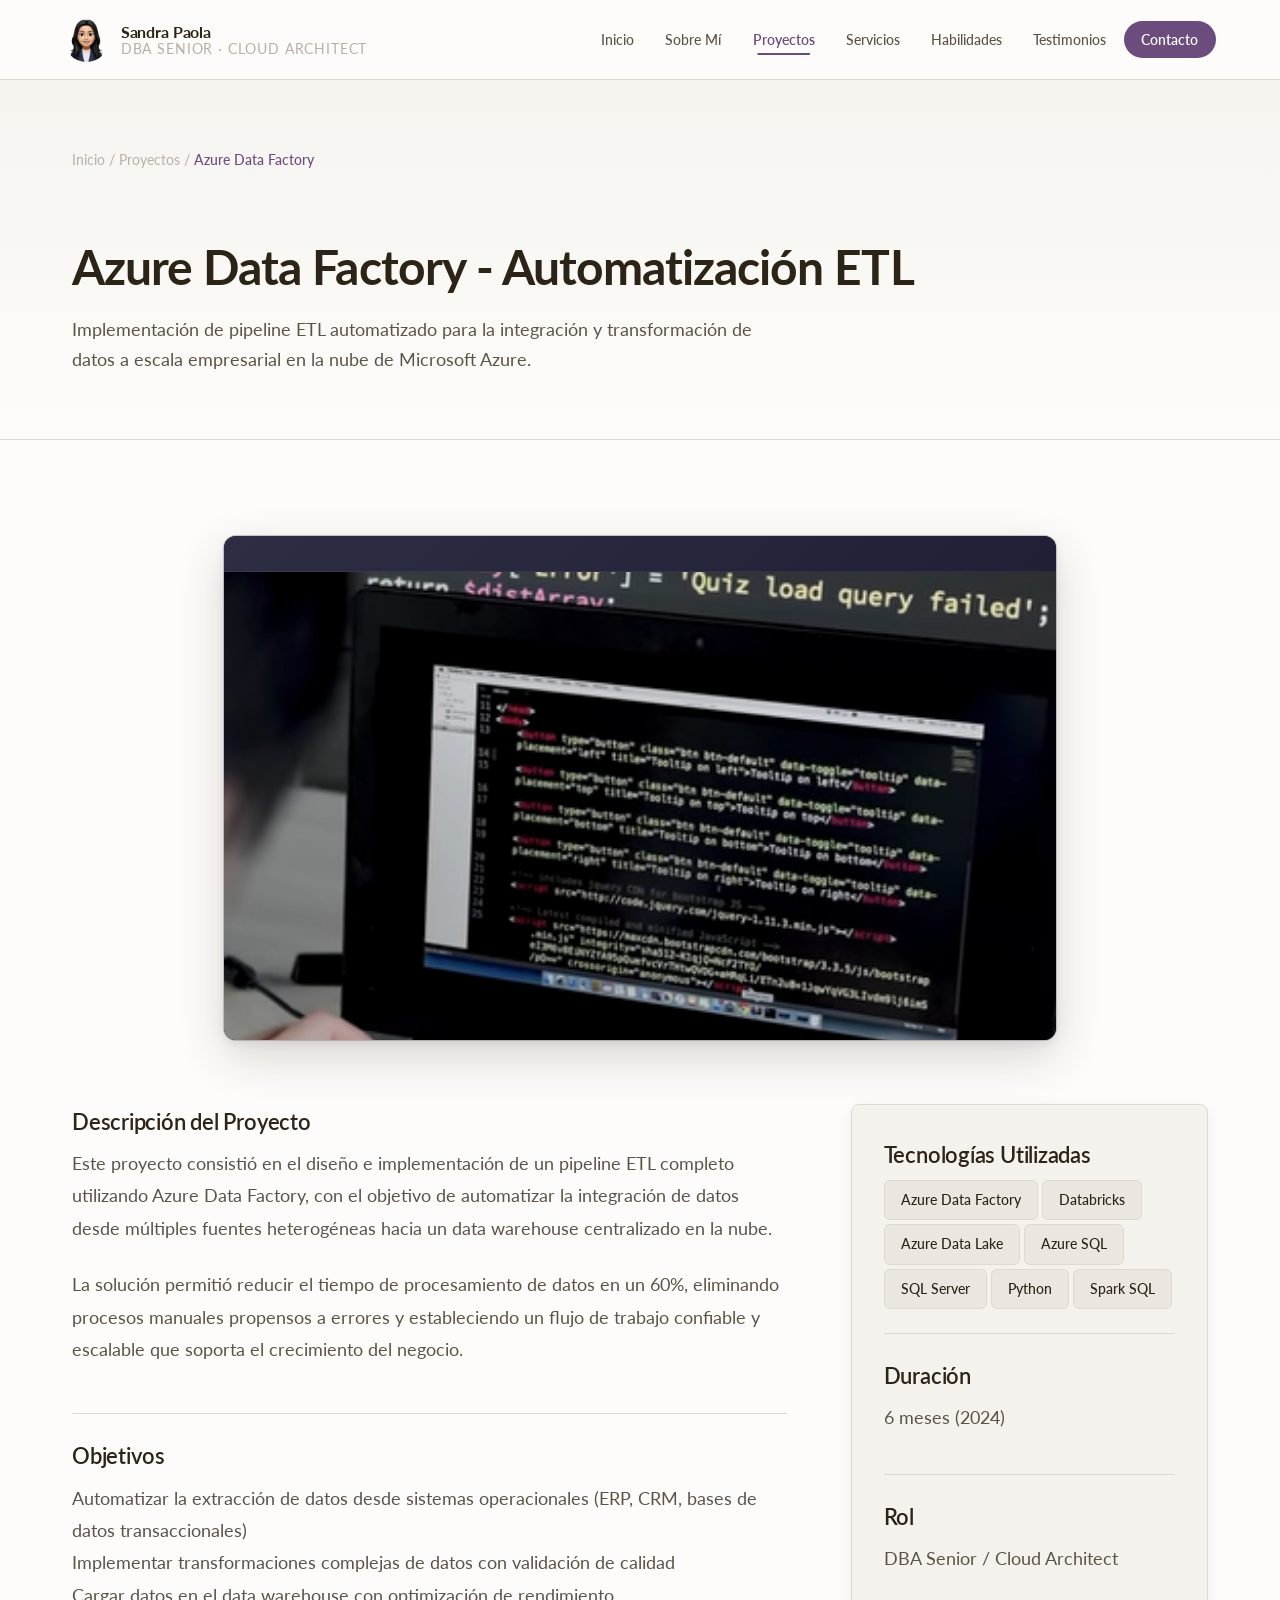
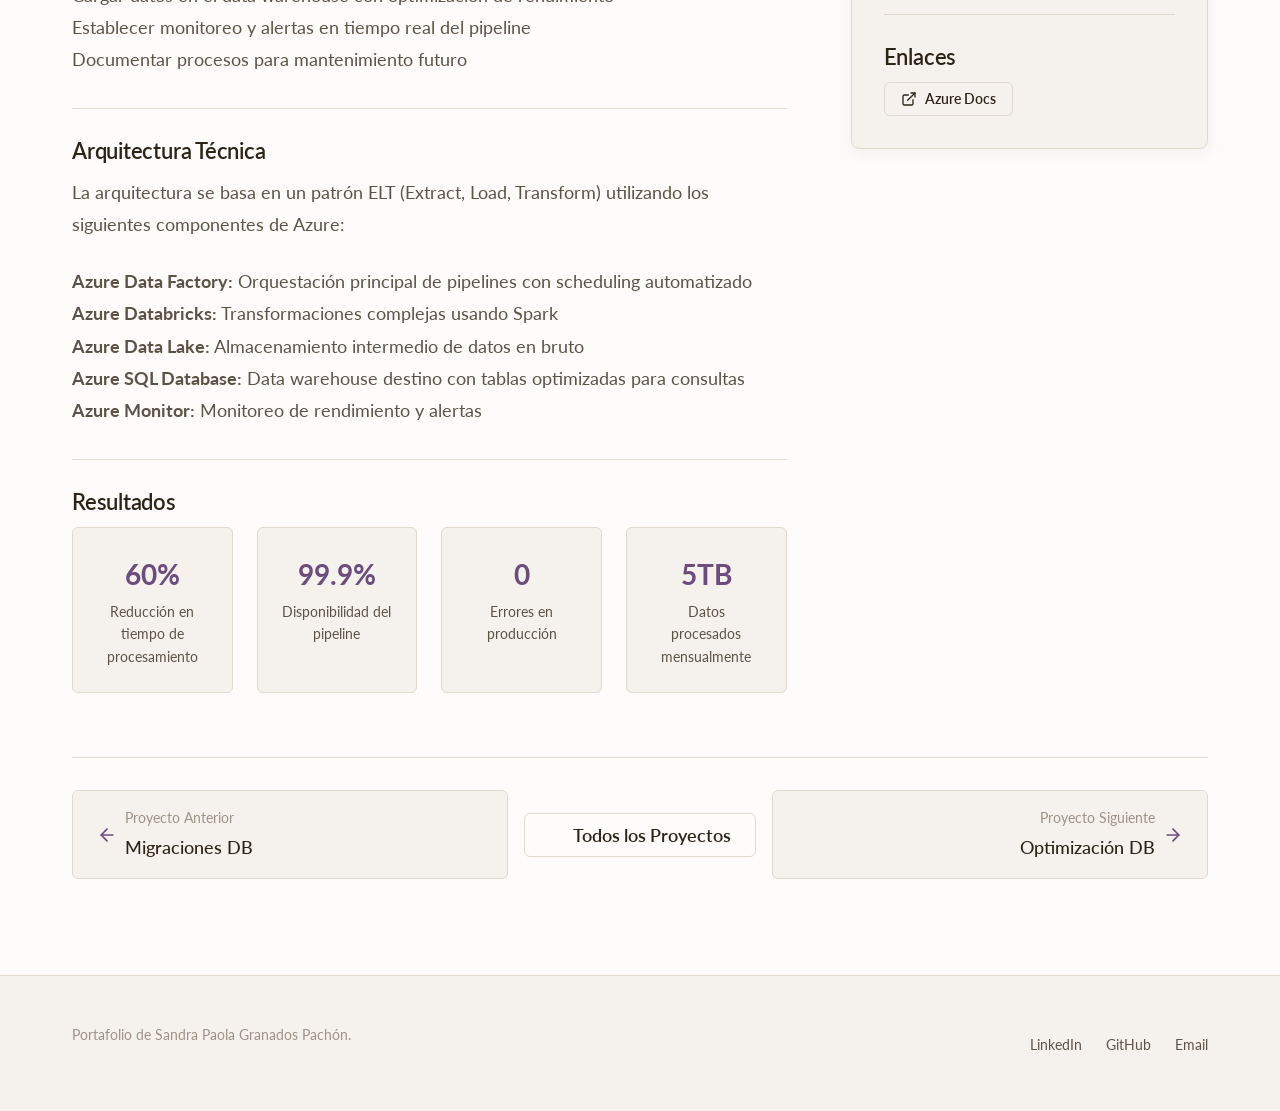
<file: proyectos/azure-data-factory.html>
﻿<!-- Detalle del proyecto: Azure Data Factory - Automatización ETL -->
<!DOCTYPE html>
<html lang="es">
<head>
  <meta charset="UTF-8">
  <meta name="viewport" content="width=device-width, initial-scale=1.0">
  <meta name="description" content="Automatización ETL con Azure Data Factory - Proyecto de Sandra Paola Granados Pachón. Soluciones de integración y transformación de datos a escala empresarial.">
  <meta name="keywords" content="Azure Data Factory, ETL, Databricks, SQL Server, Cloud, Data Integration">
  <meta name="author" content="Sandra Paola Granados Pachón">
  <meta property="og:title" content="Azure Data Factory - Automatización ETL | Sandra Paola Granados">
  <meta property="og:description" content="Automatización ETL con Azure Data Factory. Soluciones de integración y transformación de datos a escala empresarial.">
  <meta property="og:type" content="website">
  <meta property="og:url" content="https://sandrapaola.github.io/portfolio/proyectos/azure-data-factory.html">
  <meta property="og:image" content="../assets/memoji-paola.jpg">
  <meta name="twitter:card" content="summary_large_image">
  <meta name="twitter:url" content="https://sandrapaola.github.io/portfolio/proyectos/azure-data-factory.html">
  <meta name="twitter:title" content="Azure Data Factory - Automatización ETL | Sandra Paola Granados">
  <meta name="twitter:description" content="Automatización ETL con Azure Data Factory. Soluciones de integración y transformación de datos a escala empresarial.">
  <meta name="twitter:image" content="../assets/memoji-paola.jpg">
  
  <title>Azure Data Factory - Automatización ETL | Sandra Paola Granados</title>
  
  <!-- Preconnect para Google Fonts (único) -->
  <link rel="preconnect" href="https://fonts.googleapis.com">
  <link rel="preconnect" href="https://fonts.gstatic.com" crossorigin>
  <link href="https://fonts.googleapis.com/css2?family=Lato:wght@400;700;900&family=JetBrains+Mono:wght@400;500&display=swap" rel="stylesheet">
  
  <!-- CSS -->
  <link rel="stylesheet" href="../css/base.css">
  <link rel="stylesheet" href="../css/main.css">
  <link rel="stylesheet" href="../css/responsive.css">
</head>
<body>

  <!-- ========================================
       HEADER - Navegación principal
       ======================================== -->
  <header class="header" id="header">
    <div class="header__container">
      <a href="../index.html" class="header__logo" title="Sandra Paola Granados - Inicio">
        <!-- Imagen del logo (Avatar Memoji) con contenedor y optimización -->
        <div class="header__logo-avatar">
          <picture>
            <source srcset="../assets/memoji-paola.webp" type="image/webp">
            <img src="../assets/memoji-paola.jpg" alt="Sandra Paola Granados" class="header__logo-img" loading="lazy">
          </picture>
        </div>
        <span class="header__logo-text">
          <span class="header__logo-name">Sandra Paola</span>
          <span class="header__logo-role">DBA Senior · Cloud Architect</span>
        </span>
      </a>
      
      <nav class="header__nav" id="main-nav" role="navigation" aria-label="Navegación principal">
        <ul class="header__nav-list">
          <li><a href="../index.html#inicio" class="header__nav-link" title="Ir a inicio">Inicio</a></li>
          <li><a href="../index.html#sobre-mi" class="header__nav-link" title="Conoce más sobre mí">Sobre Mí</a></li>
          <li><a href="../index.html#proyectos" class="header__nav-link is-active" title="Ver mis proyectos">Proyectos</a></li>
          <li><a href="../index.html#servicios" class="header__nav-link" title="Servicios que ofrezco">Servicios</a></li>
          <li><a href="../index.html#habilidades" class="header__nav-link" title="Mis habilidades técnicas">Habilidades</a></li>
          <li><a href="../index.html#testimonios" class="header__nav-link" title="Lo que dicen de mí">Testimonios</a></li>
          <li><a href="../index.html#contacto" class="header__nav-link" title="Contáctame">Contacto</a></li>
        </ul>
      </nav>

      <button class="header__menu-btn" id="menu-btn" aria-label="Abrir menú" aria-expanded="false" aria-controls="main-nav">
        <span class="header__menu-btn-line"></span>
        <span class="header__menu-btn-line"></span>
        <span class="header__menu-btn-line"></span>
      </button>
    </div>
  </header>

  <main>
    <!-- ========================================
         BREADCRUMB - Navegación de migas de pan
         ======================================== -->
    <div class="page-header">
      <div class="container">
        <nav class="breadcrumb" aria-label="Navegación de migas de pan">
          <ol class="breadcrumb__list">
            <li><a href="../index.html" class="breadcrumb__link" title="Volver a inicio">Inicio</a></li>
            <li><span class="breadcrumb__separator">/</span></li>
            <li><a href="../index.html#proyectos" class="breadcrumb__link" title="Volver a proyectos">Proyectos</a></li>
            <li><span class="breadcrumb__separator">/</span></li>
            <li><span class="breadcrumb__current">Azure Data Factory</span></li>
          </ol>
        </nav>

        <h1 class="page-header__title">Azure Data Factory - Automatización ETL</h1>
        <p class="page-header__description">Implementación de pipeline ETL automatizado para la integración y transformación de datos a escala empresarial en la nube de Microsoft Azure.</p>
      </div>
    </div>

    <!-- ========================================
         CONTENIDO DEL PROYECTO
         ======================================== -->
    <section class="project-detail section">
      <div class="container">
        <!-- Video/Imagen Hero del Proyecto -->
        <div class="project-detail__hero reveal">
          <video class="project-detail__video" autoplay muted loop preload="none" poster="../assets/memoji-paola.webp">
            <source src="../assets/proyecto-etl.webm" type="video/webm">
            <source src="../assets/proyecto-etl.mp4" type="video/mp4">
          </video>
        </div>

        <div class="project-detail__content">
          <!-- Contenido Principal -->
          <div class="project-detail__main">
            <div class="project-detail__section reveal">
              <h2 class="project-detail__section-title">Descripción del Proyecto</h2>
              <p class="project-detail__section-content">
                Este proyecto consistió en el diseño e implementación de un pipeline ETL completo utilizando Azure Data Factory, con el objetivo de automatizar la integración de datos desde múltiples fuentes heterogéneas hacia un data warehouse centralizado en la nube.
              </p>
              <p class="project-detail__section-content">
                La solución permitió reducir el tiempo de procesamiento de datos en un 60%, eliminando procesos manuales propensos a errores y estableciendo un flujo de trabajo confiable y escalable que soporta el crecimiento del negocio.
              </p>
            </div>

            <div class="project-detail__section reveal">
              <h2 class="project-detail__section-title">Objetivos</h2>
              <ul class="project-detail__section-content">
                <li>Automatizar la extracción de datos desde sistemas operacionales (ERP, CRM, bases de datos transaccionales)</li>
                <li>Implementar transformaciones complejas de datos con validación de calidad</li>
                <li>Cargar datos en el data warehouse con optimización de rendimiento</li>
                <li>Establecer monitoreo y alertas en tiempo real del pipeline</li>
                <li>Documentar procesos para mantenimiento futuro</li>
              </ul>
            </div>

            <div class="project-detail__section reveal">
              <h2 class="project-detail__section-title">Arquitectura Técnica</h2>
              <p class="project-detail__section-content">
                La arquitectura se basa en un patrón ELT (Extract, Load, Transform) utilizando los siguientes componentes de Azure:
              </p>
              <ul class="project-detail__section-content">
                <li><strong>Azure Data Factory:</strong> Orquestación principal de pipelines con scheduling automatizado</li>
                <li><strong>Azure Databricks:</strong> Transformaciones complejas usando Spark</li>
                <li><strong>Azure Data Lake:</strong> Almacenamiento intermedio de datos en bruto</li>
                <li><strong>Azure SQL Database:</strong> Data warehouse destino con tablas optimizadas para consultas</li>
                <li><strong>Azure Monitor:</strong> Monitoreo de rendimiento y alertas</li>
              </ul>
            </div>

            <div class="project-detail__section reveal">
              <h2 class="project-detail__section-title">Resultados</h2>
              <ul class="metrics">
                <li class="metric">
                  <div class="metric__value">60%</div>
                  <div class="metric__label">Reducción en tiempo de procesamiento</div>
                </li>
                <li class="metric">
                  <div class="metric__value">99.9%</div>
                  <div class="metric__label">Disponibilidad del pipeline</div>
                </li>
                <li class="metric">
                  <div class="metric__value">0</div>
                  <div class="metric__label">Errores en producción</div>
                </li>
                <li class="metric">
                  <div class="metric__value">5TB</div>
                  <div class="metric__label">Datos procesados mensualmente</div>
                </li>
              </ul>
            </div>
          </div>

          <!-- Sidebar -->
          <div class="project-detail__sidebar">
            <div class="project-detail__section reveal">
              <h3 class="project-detail__section-title">Tecnologías Utilizadas</h3>
              <ul class="project-detail__tech-list">
                <li><span class="tag">Azure Data Factory</span></li>
                <li><span class="tag">Databricks</span></li>
                <li><span class="tag">Azure Data Lake</span></li>
                <li><span class="tag">Azure SQL</span></li>
                <li><span class="tag">SQL Server</span></li>
                <li><span class="tag">Python</span></li>
                <li><span class="tag">Spark SQL</span></li>
              </ul>
            </div>

            <div class="project-detail__section reveal">
              <h3 class="project-detail__section-title">Duración</h3>
              <p class="project-detail__section-content">6 meses (2024)</p>
            </div>

            <div class="project-detail__section reveal">
              <h3 class="project-detail__section-title">Rol</h3>
              <p class="project-detail__section-content">DBA Senior / Cloud Architect</p>
            </div>

            <div class="project-detail__section reveal">
              <h3 class="project-detail__section-title">Enlaces</h3>
              <div class="project-detail__links">
                <a href="https://azure.microsoft.com" class="btn btn--secondary btn--sm" target="_blank" rel="noreferrer" title="Documentación de Azure">
                  <svg width="16" height="16"><use href="../assets/icons/icons.svg#icon-external-link"/></svg>
                  Azure Docs
                </a>
              </div>
            </div>
          </div>
        </div>

        <!-- Navegación entre proyectos -->
        <div class="project-detail__nav reveal">
          <a href="migraciones-db.html" class="project-nav__link project-nav__link--prev" title="Ver proyecto anterior: Migraciones DB">
            <svg class="project-nav__link-icon" width="20" height="20"><use href="../assets/icons/icons.svg#icon-arrow-left"/></svg>
            <div class="project-nav__link-content">
              <span class="project-nav__link-label">Proyecto Anterior</span>
              <span class="project-nav__link-title">Migraciones DB</span>
            </div>
          </a>

          <a href="../index.html#proyectos" class="btn btn--secondary" title="Volver a todos los proyectos">
            <svg width="16" height="16"><use href="../assets/icons/icons.svg#icon-grid"/></svg>
            Todos los Proyectos
          </a>

          <a href="optimizacion-db.html" class="project-nav__link project-nav__link--next" title="Ver proyecto siguiente: Optimización DB">
            <div class="project-nav__link-content">
              <span class="project-nav__link-label">Proyecto Siguiente</span>
              <span class="project-nav__link-title">Optimización DB</span>
            </div>
            <svg class="project-nav__link-icon" width="20" height="20"><use href="../assets/icons/icons.svg#icon-arrow-right"/></svg>
          </a>
        </div>
      </div>
    </section>
  </main>

  <!-- ========================================
       FOOTER - Pie de página
       ======================================== -->
  <footer class="footer">
    <div class="container">
      <div class="footer__content">
        <p class="footer__copyright">Portafolio de Sandra Paola Granados Pachón.</p>
        
        <ul class="footer__links">
          <li><a href="https://www.linkedin.com/in/sandra-paola-granados-pachon-79b990417/" class="footer__link" target="_blank" rel="noreferrer" title="LinkedIn">LinkedIn</a></li>
          <li><a href="https://github.com/paolagranadosp11/" class="footer__link" target="_blank" rel="noreferrer" title="GitHub">GitHub</a></li>
          <li><a href="mailto:paolagranadosp@hotmail.com" class="footer__link" title="Email">Email</a></li>
        </ul>
      </div>
    </div>
  </footer>

  <!-- JavaScript -->
  <script src="../js/main.js" defer></script>
  <script src="../js/interactions.js" defer></script>
</body>
</html>
</file>
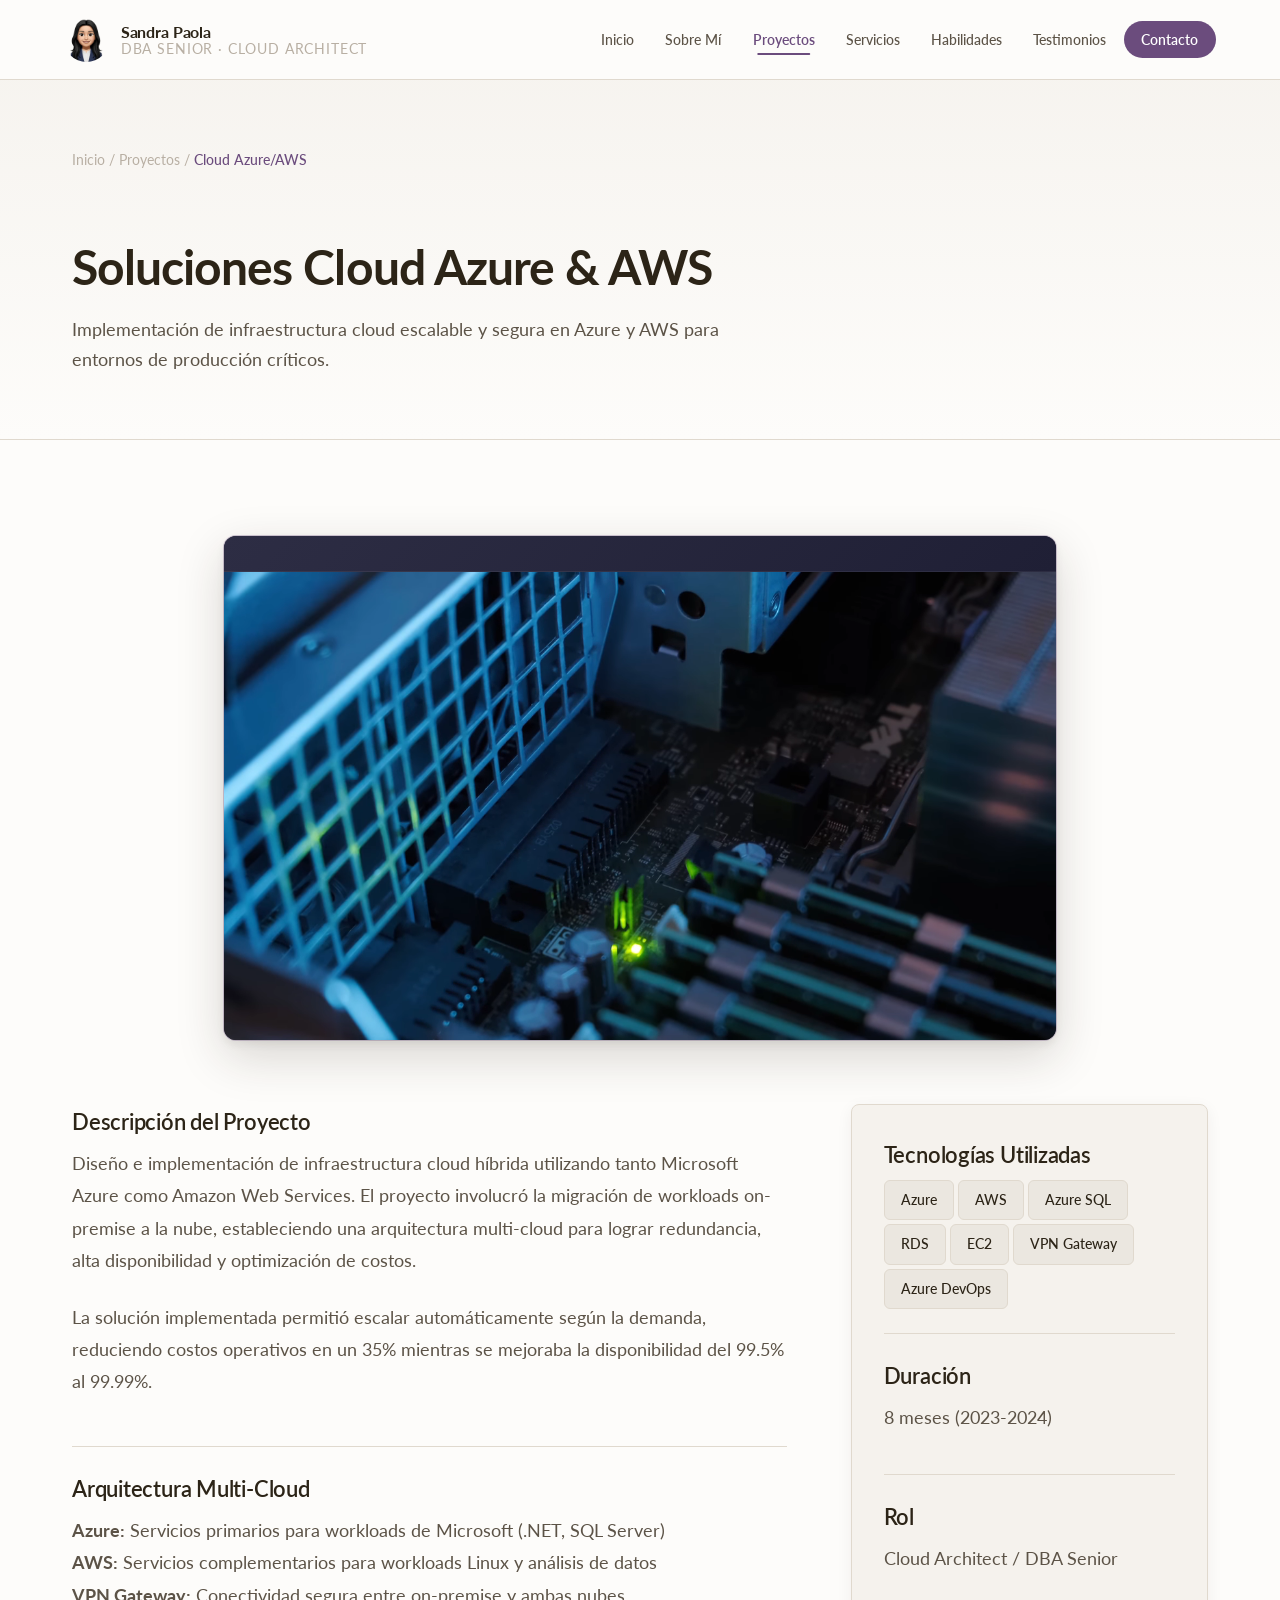
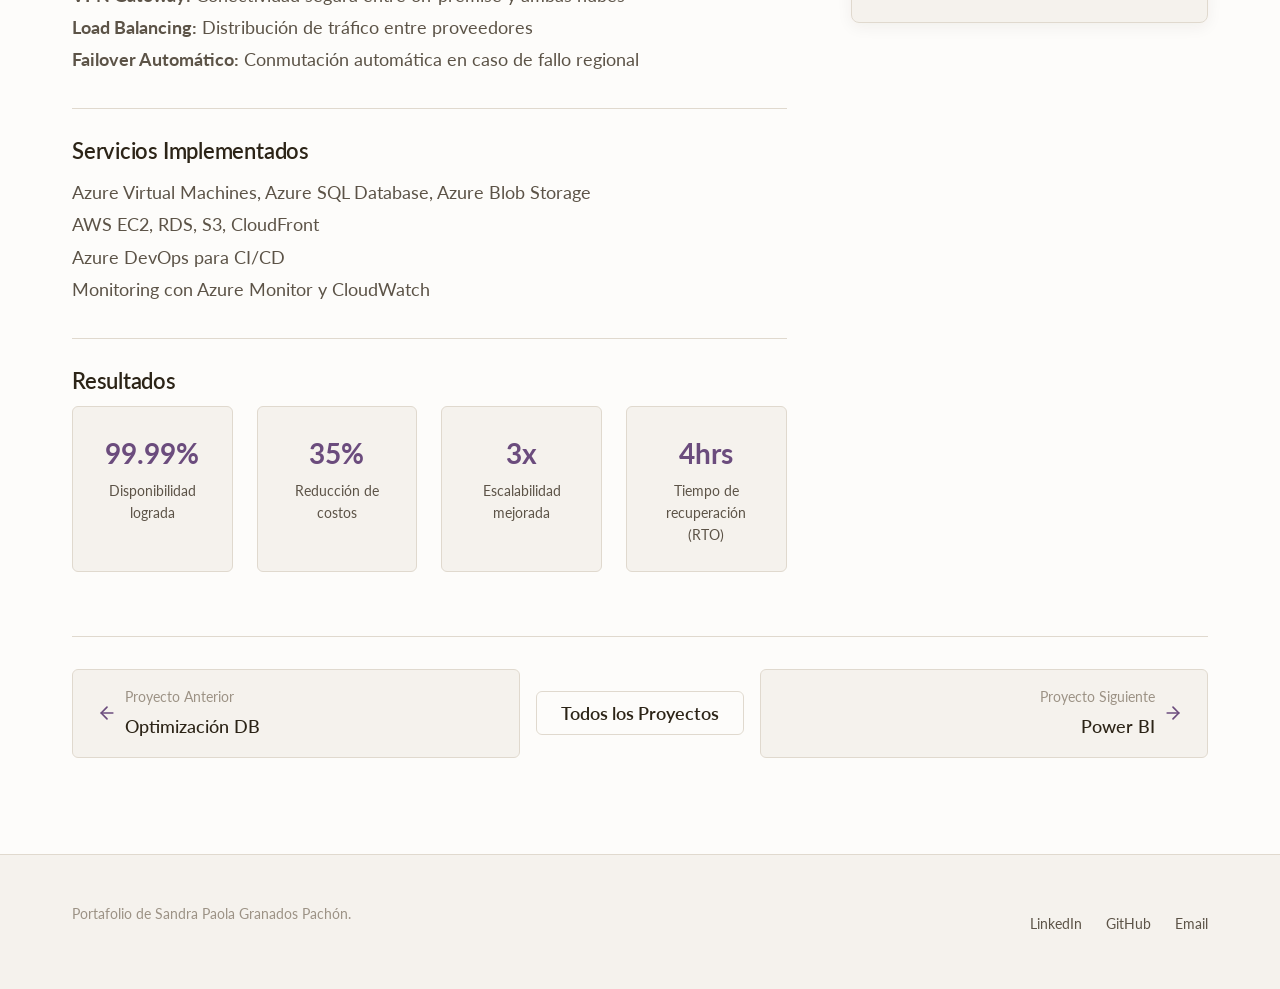
<file: proyectos/cloud-azure-aws.html>
﻿<!-- Detalle del proyecto: Soluciones Cloud Azure y AWS -->
<!DOCTYPE html>
<html lang="es">
<head>
  <meta charset="UTF-8">
  <meta name="viewport" content="width=device-width, initial-scale=1.0">
  <meta name="description" content="Implementación de soluciones cloud en Azure y AWS - Proyecto de Sandra Paola Granados Pachón. Infraestructura escalable y segura.">
  <meta name="keywords" content="Azure, AWS, Cloud, RDS, EC2, Infraestructura, Cloud Computing">
  <meta name="author" content="Sandra Paola Granados Pachón">
  <meta property="og:title" content="Soluciones Cloud Azure & AWS | Sandra Paola Granados">
  <meta property="og:description" content="Implementación de soluciones cloud en Azure y AWS. Infraestructura escalable y segura.">
  <meta property="og:type" content="website">
  <meta property="og:url" content="https://sandrapaola.github.io/portfolio/proyectos/cloud-azure-aws.html">
  <meta property="og:image" content="../assets/memoji-paola.jpg">
  <meta name="twitter:card" content="summary_large_image">
  <meta name="twitter:url" content="https://sandrapaola.github.io/portfolio/proyectos/cloud-azure-aws.html">
  <meta name="twitter:title" content="Soluciones Cloud Azure & AWS | Sandra Paola Granados">
  <meta name="twitter:description" content="Implementación de soluciones cloud en Azure y AWS. Infraestructura escalable y segura.">
  <meta name="twitter:image" content="../assets/memoji-paola.jpg">
  
  <title>Soluciones Cloud Azure & AWS | Sandra Paola Granados</title>
  
  <link rel="preconnect" href="https://fonts.googleapis.com">
  <link rel="preconnect" href="https://fonts.gstatic.com" crossorigin>
  <link href="https://fonts.googleapis.com/css2?family=Lato:wght@400;700;900&family=JetBrains+Mono:wght@400;500&display=swap" rel="stylesheet">
  
  <!-- CSS -->
  <link rel="stylesheet" href="../css/base.css">
  <link rel="stylesheet" href="../css/main.css">
  <link rel="stylesheet" href="../css/responsive.css">
</head>
<body>

  <header class="header" id="header">
    <div class="header__container">
      <a href="../index.html" class="header__logo" title="Sandra Paola Granados - Inicio">
        <!-- Imagen del logo (Avatar Memoji) con contenedor y optimización -->
        <div class="header__logo-avatar">
          <picture>
            <source srcset="../assets/memoji-paola.webp" type="image/webp">
            <img src="../assets/memoji-paola.jpg" alt="Sandra Paola Granados" class="header__logo-img" loading="lazy">
          </picture>
        </div>
        <span class="header__logo-text">
          <span class="header__logo-name">Sandra Paola</span>
          <span class="header__logo-role">DBA Senior · Cloud Architect</span>
        </span>
      </a>
      
      <nav class="header__nav" id="main-nav" role="navigation" aria-label="Navegación principal">
        <ul class="header__nav-list">
          <li><a href="../index.html#inicio" class="header__nav-link" title="Ir a inicio">Inicio</a></li>
          <li><a href="../index.html#sobre-mi" class="header__nav-link" title="Conoce más sobre mí">Sobre Mí</a></li>
          <li><a href="../index.html#proyectos" class="header__nav-link is-active" title="Ver mis proyectos">Proyectos</a></li>
          <li><a href="../index.html#servicios" class="header__nav-link" title="Servicios que ofrezco">Servicios</a></li>
          <li><a href="../index.html#habilidades" class="header__nav-link" title="Mis habilidades técnicas">Habilidades</a></li>
          <li><a href="../index.html#testimonios" class="header__nav-link" title="Lo que dicen de mí">Testimonios</a></li>
          <li><a href="../index.html#contacto" class="header__nav-link" title="Contáctame">Contacto</a></li>
        </ul>
      </nav>

      <button class="header__menu-btn" id="menu-btn" aria-label="Abrir menú" aria-expanded="false" aria-controls="main-nav">
        <span class="header__menu-btn-line"></span>
        <span class="header__menu-btn-line"></span>
        <span class="header__menu-btn-line"></span>
      </button>
    </div>
  </header>

  <main>
    <div class="page-header">
      <div class="container">
        <nav class="breadcrumb" aria-label="Navegación de migas de pan">
          <ol class="breadcrumb__list">
            <li><a href="../index.html" class="breadcrumb__link" title="Volver a inicio">Inicio</a></li>
            <li><span class="breadcrumb__separator">/</span></li>
            <li><a href="../index.html#proyectos" class="breadcrumb__link" title="Volver a proyectos">Proyectos</a></li>
            <li><span class="breadcrumb__separator">/</span></li>
            <li><span class="breadcrumb__current">Cloud Azure/AWS</span></li>
          </ol>
        </nav>

        <h1 class="page-header__title">Soluciones Cloud Azure & AWS</h1>
        <p class="page-header__description">Implementación de infraestructura cloud escalable y segura en Azure y AWS para entornos de producción críticos.</p>
      </div>
    </div>

    <section class="project-detail section">
      <div class="container">
        <div class="project-detail__hero reveal">
          <video class="project-detail__video" autoplay muted loop preload="none" poster="../assets/memoji-paola.webp">
            <source src="../assets/proyecto-datawarehouse.webm" type="video/webm">
            <source src="../assets/proyecto-datawarehouse.mp4" type="video/mp4">
          </video>
        </div>

        <div class="project-detail__content">
          <div class="project-detail__main">
            <div class="project-detail__section reveal">
              <h2 class="project-detail__section-title">Descripción del Proyecto</h2>
              <p class="project-detail__section-content">
                Diseño e implementación de infraestructura cloud híbrida utilizando tanto Microsoft Azure como Amazon Web Services. El proyecto involucró la migración de workloads on-premise a la nube, estableciendo una arquitectura multi-cloud para lograr redundancia, alta disponibilidad y optimización de costos.
              </p>
              <p class="project-detail__section-content">
                La solución implementada permitió escalar automáticamente según la demanda, reduciendo costos operativos en un 35% mientras se mejoraba la disponibilidad del 99.5% al 99.99%.
              </p>
            </div>

            <div class="project-detail__section reveal">
              <h2 class="project-detail__section-title">Arquitectura Multi-Cloud</h2>
              <ul class="project-detail__section-content">
                <li><strong>Azure:</strong> Servicios primarios para workloads de Microsoft (.NET, SQL Server)</li>
                <li><strong>AWS:</strong> Servicios complementarios para workloads Linux y análisis de datos</li>
                <li><strong>VPN Gateway:</strong> Conectividad segura entre on-premise y ambas nubes</li>
                <li><strong>Load Balancing:</strong> Distribución de tráfico entre proveedores</li>
                <li><strong>Failover Automático:</strong> Conmutación automática en caso de fallo regional</li>
              </ul>
            </div>

            <div class="project-detail__section reveal">
              <h2 class="project-detail__section-title">Servicios Implementados</h2>
              <ul class="project-detail__section-content">
                <li>Azure Virtual Machines, Azure SQL Database, Azure Blob Storage</li>
                <li>AWS EC2, RDS, S3, CloudFront</li>
                <li>Azure DevOps para CI/CD</li>
                <li>Monitoring con Azure Monitor y CloudWatch</li>
              </ul>
            </div>

            <div class="project-detail__section reveal">
              <h2 class="project-detail__section-title">Resultados</h2>
              <ul class="metrics">
                <li class="metric">
                  <div class="metric__value">99.99%</div>
                  <div class="metric__label">Disponibilidad lograda</div>
                </li>
                <li class="metric">
                  <div class="metric__value">35%</div>
                  <div class="metric__label">Reducción de costos</div>
                </li>
                <li class="metric">
                  <div class="metric__value">3x</div>
                  <div class="metric__label">Escalabilidad mejorada</div>
                </li>
                <li class="metric">
                  <div class="metric__value">4hrs</div>
                  <div class="metric__label">Tiempo de recuperación (RTO)</div>
                </li>
              </ul>
            </div>
          </div>

          <div class="project-detail__sidebar">
            <div class="project-detail__section reveal">
              <h3 class="project-detail__section-title">Tecnologías Utilizadas</h3>
              <ul class="project-detail__tech-list">
                <li><span class="tag">Azure</span></li>
                <li><span class="tag">AWS</span></li>
                <li><span class="tag">Azure SQL</span></li>
                <li><span class="tag">RDS</span></li>
                <li><span class="tag">EC2</span></li>
                <li><span class="tag">VPN Gateway</span></li>
                <li><span class="tag">Azure DevOps</span></li>
              </ul>
            </div>

            <div class="project-detail__section reveal">
              <h3 class="project-detail__section-title">Duración</h3>
              <p class="project-detail__section-content">8 meses (2023-2024)</p>
            </div>

            <div class="project-detail__section reveal">
              <h3 class="project-detail__section-title">Rol</h3>
              <p class="project-detail__section-content">Cloud Architect / DBA Senior</p>
            </div>
          </div>
        </div>

        <div class="project-detail__nav reveal">
          <a href="optimizacion-db.html" class="project-nav__link project-nav__link--prev" title="Ver proyecto anterior: Optimización DB">
            <svg class="project-nav__link-icon" width="20" height="20"><use href="../assets/icons/icons.svg#icon-arrow-left"/></svg>
            <div class="project-nav__link-content">
              <span class="project-nav__link-label">Proyecto Anterior</span>
              <span class="project-nav__link-title">Optimización DB</span>
            </div>
          </a>

          <a href="../index.html#proyectos" class="btn btn--secondary" title="Volver a todos los proyectos">
            Todos los Proyectos
          </a>

          <a href="power-bi.html" class="project-nav__link project-nav__link--next" title="Ver proyecto siguiente: Power BI">
            <div class="project-nav__link-content">
              <span class="project-nav__link-label">Proyecto Siguiente</span>
              <span class="project-nav__link-title">Power BI</span>
            </div>
            <svg class="project-nav__link-icon" width="20" height="20"><use href="../assets/icons/icons.svg#icon-arrow-right"/></svg>
          </a>
        </div>
      </div>
    </section>
  </main>

  <footer class="footer">
    <div class="container">
      <div class="footer__content">
        <p class="footer__copyright">Portafolio de Sandra Paola Granados Pachón.</p>
        <ul class="footer__links">
          <li><a href="https://www.linkedin.com/in/sandra-paola-granados-pachon-79b990417/" class="footer__link" target="_blank" rel="noreferrer" title="LinkedIn">LinkedIn</a></li>
          <li><a href="https://github.com/paolagranadosp11/" class="footer__link" target="_blank" rel="noreferrer" title="GitHub">GitHub</a></li>
          <li><a href="mailto:paolagranadosp@hotmail.com" class="footer__link" title="Email">Email</a></li>
        </ul>
      </div>
    </div>
  </footer>

  <script src="../js/main.js" defer></script>
  <script src="../js/interactions.js" defer></script>
</body>
</html>
</file>
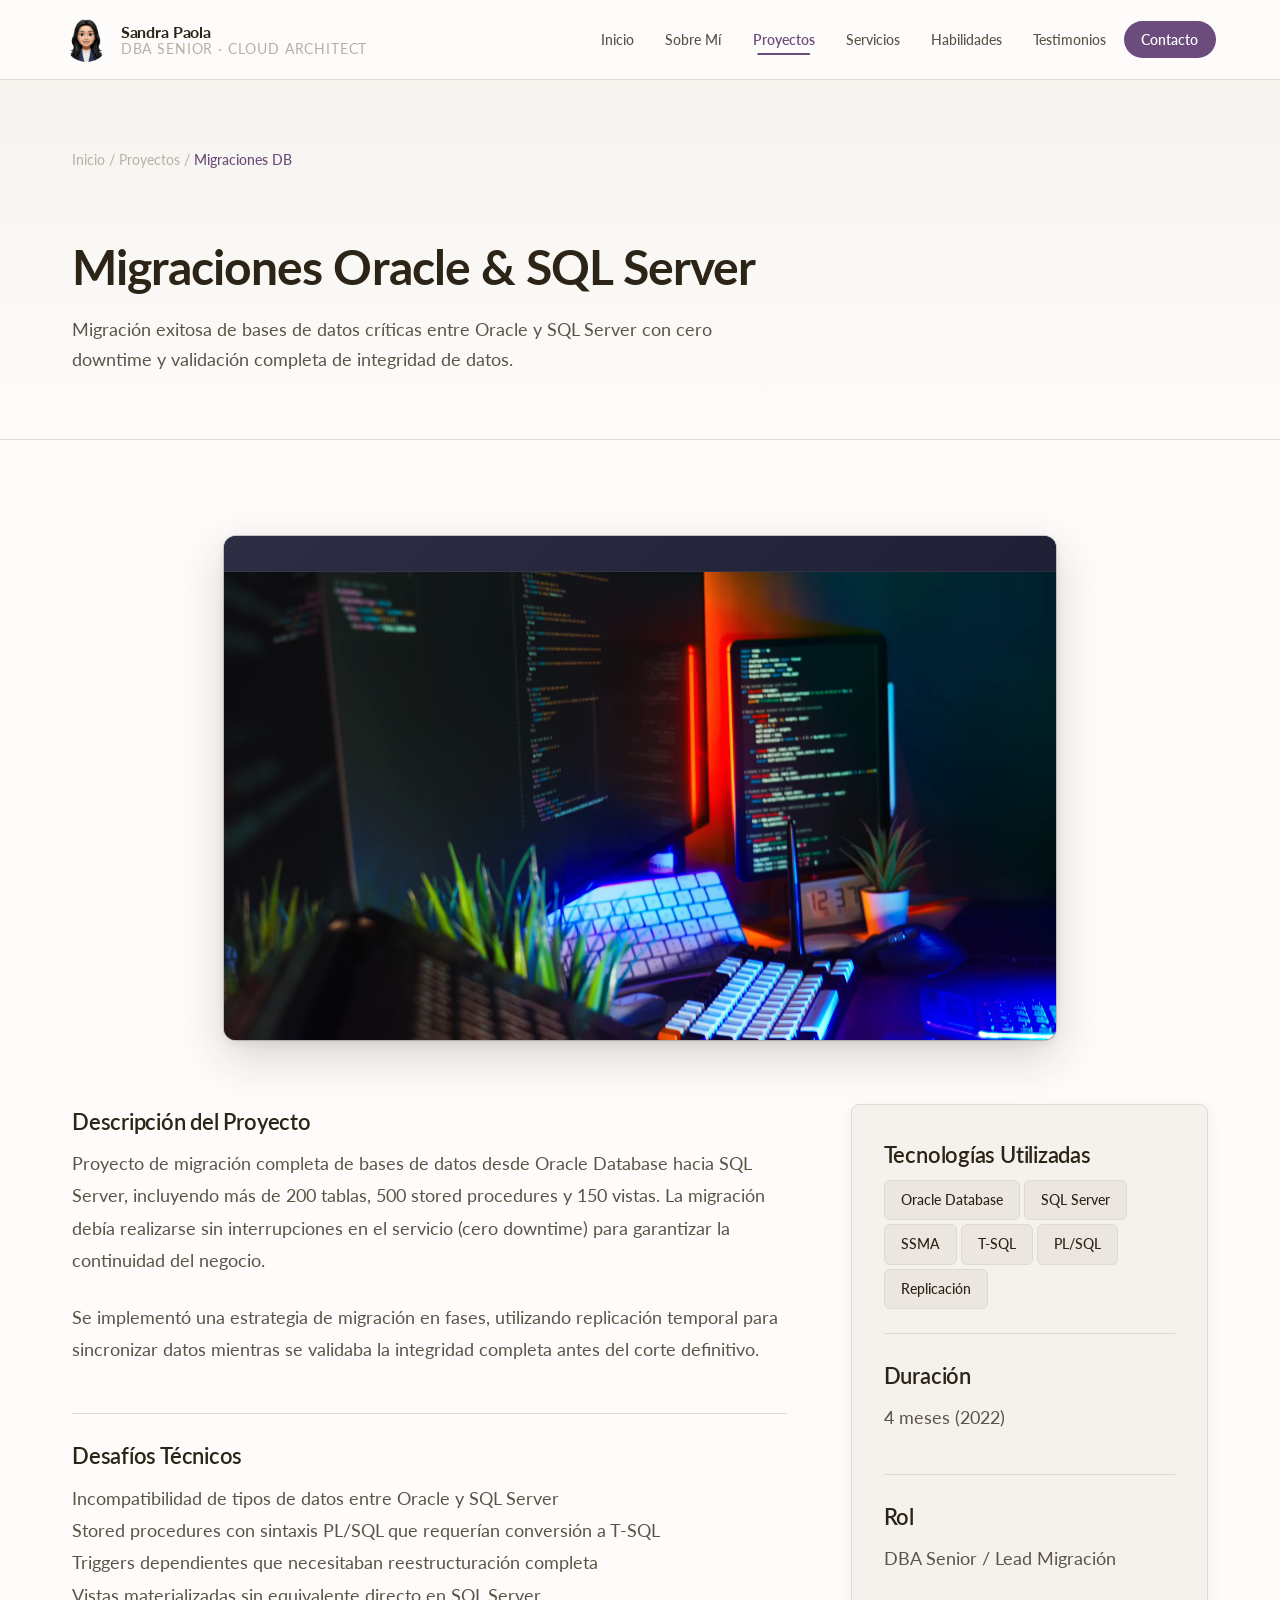
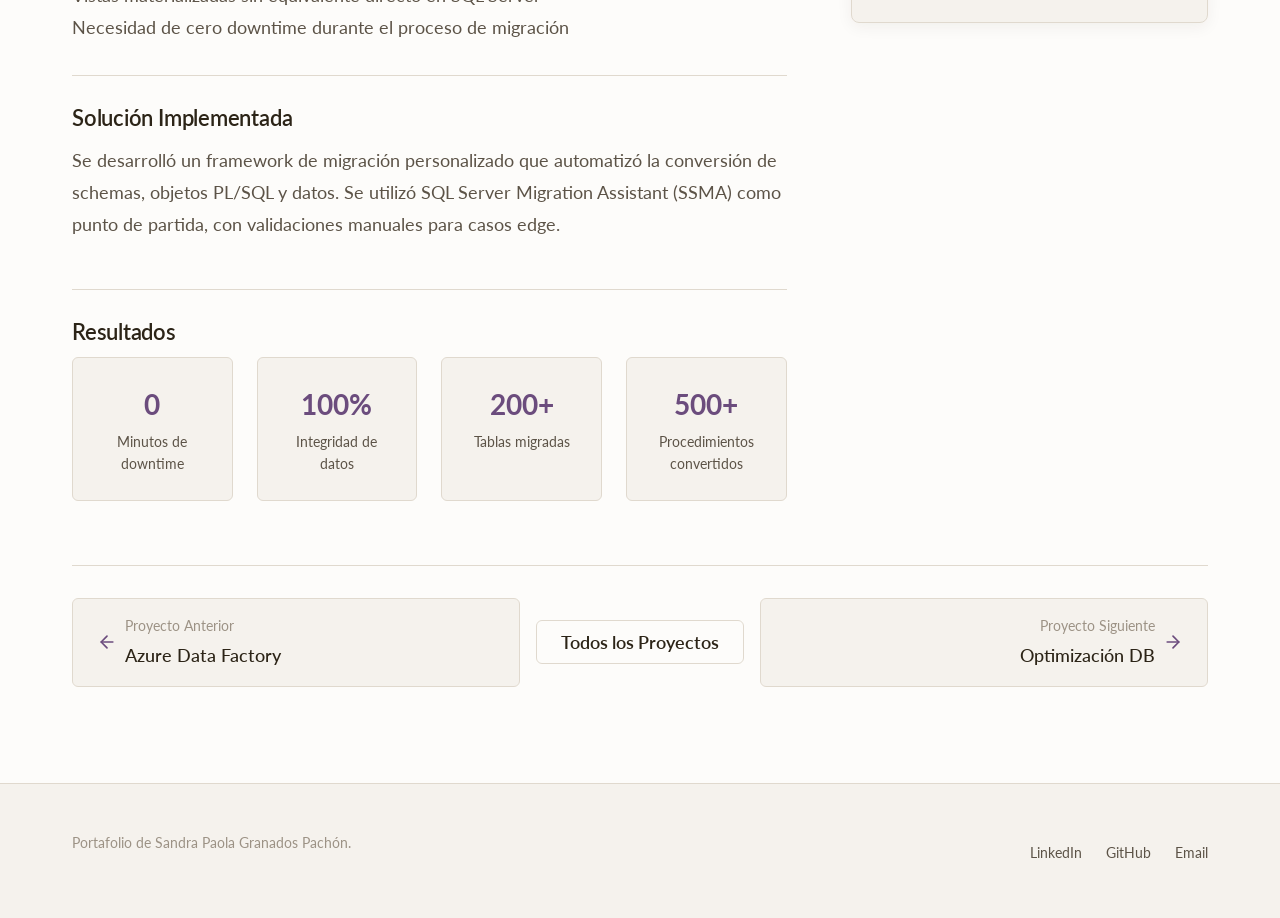
<file: proyectos/migraciones-db.html>
﻿<!-- Detalle del proyecto: Migraciones Oracle y SQL Server -->
<!DOCTYPE html>
<html lang="es">
<head>
  <meta charset="UTF-8">
  <meta name="viewport" content="width=device-width, initial-scale=1.0">
  <meta name="description" content="Migraciones de bases de datos Oracle y SQL Server - Proyecto de Sandra Paola Granados Pachón. Migraciones seguras con cero downtime.">
  <meta name="keywords" content="Migración, Oracle, SQL Server, Replicación, Database Migration, Zero Downtime">
  <meta name="author" content="Sandra Paola Granados Pachón">
  <meta property="og:title" content="Migraciones Oracle & SQL Server | Sandra Paola Granados">
  <meta property="og:description" content="Migraciones de bases de datos Oracle y SQL Server. Migraciones seguras con cero downtime.">
  <meta property="og:type" content="website">
  <meta property="og:url" content="https://sandrapaola.github.io/portfolio/proyectos/migraciones-db.html">
  <meta property="og:image" content="../assets/memoji-paola.jpg">
  <meta name="twitter:card" content="summary_large_image">
  <meta name="twitter:url" content="https://sandrapaola.github.io/portfolio/proyectos/migraciones-db.html">
  <meta name="twitter:title" content="Migraciones Oracle & SQL Server | Sandra Paola Granados">
  <meta name="twitter:description" content="Migraciones de bases de datos Oracle y SQL Server. Migraciones seguras con cero downtime.">
  <meta name="twitter:image" content="../assets/memoji-paola.jpg">
  
  <title>Migraciones Oracle & SQL Server | Sandra Paola Granados</title>
  
  <link rel="preconnect" href="https://fonts.googleapis.com">
  <link rel="preconnect" href="https://fonts.gstatic.com" crossorigin>
  <link href="https://fonts.googleapis.com/css2?family=Lato:wght@400;700;900&family=JetBrains+Mono:wght@400;500&display=swap" rel="stylesheet">
  
  <!-- CSS -->
  <link rel="stylesheet" href="../css/base.css">
  <link rel="stylesheet" href="../css/main.css">
  <link rel="stylesheet" href="../css/responsive.css">
</head>
<body>

  <header class="header" id="header">
    <div class="header__container">
      <a href="../index.html" class="header__logo" title="Sandra Paola Granados - Inicio">
        <!-- Imagen del logo (Avatar Memoji) con contenedor y optimización -->
        <div class="header__logo-avatar">
          <picture>
            <source srcset="../assets/memoji-paola.webp" type="image/webp">
            <img src="../assets/memoji-paola.jpg" alt="Sandra Paola Granados" class="header__logo-img" loading="lazy">
          </picture>
        </div>
        <span class="header__logo-text">
          <span class="header__logo-name">Sandra Paola</span>
          <span class="header__logo-role">DBA Senior · Cloud Architect</span>
        </span>
      </a>
      
      <nav class="header__nav" id="main-nav" role="navigation" aria-label="Navegación principal">
        <ul class="header__nav-list">
          <li><a href="../index.html#inicio" class="header__nav-link" title="Ir a inicio">Inicio</a></li>
          <li><a href="../index.html#sobre-mi" class="header__nav-link" title="Conoce más sobre mí">Sobre Mí</a></li>
          <li><a href="../index.html#proyectos" class="header__nav-link is-active" title="Ver mis proyectos">Proyectos</a></li>
          <li><a href="../index.html#servicios" class="header__nav-link" title="Servicios que ofrezco">Servicios</a></li>
          <li><a href="../index.html#habilidades" class="header__nav-link" title="Mis habilidades técnicas">Habilidades</a></li>
          <li><a href="../index.html#testimonios" class="header__nav-link" title="Lo que dicen de mí">Testimonios</a></li>
          <li><a href="../index.html#contacto" class="header__nav-link" title="Contáctame">Contacto</a></li>
        </ul>
      </nav>

      <button class="header__menu-btn" id="menu-btn" aria-label="Abrir menú" aria-expanded="false" aria-controls="main-nav">
        <span class="header__menu-btn-line"></span>
        <span class="header__menu-btn-line"></span>
        <span class="header__menu-btn-line"></span>
      </button>
    </div>
  </header>

  <main>
    <div class="page-header">
      <div class="container">
        <nav class="breadcrumb" aria-label="Navegación de migas de pan">
          <ol class="breadcrumb__list">
            <li><a href="../index.html" class="breadcrumb__link" title="Volver a inicio">Inicio</a></li>
            <li><span class="breadcrumb__separator">/</span></li>
            <li><a href="../index.html#proyectos" class="breadcrumb__link" title="Volver a proyectos">Proyectos</a></li>
            <li><span class="breadcrumb__separator">/</span></li>
            <li><span class="breadcrumb__current">Migraciones DB</span></li>
          </ol>
        </nav>

        <h1 class="page-header__title">Migraciones Oracle & SQL Server</h1>
        <p class="page-header__description">Migración exitosa de bases de datos críticas entre Oracle y SQL Server con cero downtime y validación completa de integridad de datos.</p>
      </div>
    </div>

    <section class="project-detail section">
      <div class="container">
        <div class="project-detail__hero reveal">
          <video class="project-detail__video" autoplay muted loop preload="none" poster="../assets/memoji-paola.webp">
            <source src="../assets/proyecto-migracion.webm" type="video/webm">
            <source src="../assets/proyecto-migracion.mp4" type="video/mp4">
          </video>
        </div>

        <div class="project-detail__content">
          <div class="project-detail__main">
            <div class="project-detail__section reveal">
              <h2 class="project-detail__section-title">Descripción del Proyecto</h2>
              <p class="project-detail__section-content">
                Proyecto de migración completa de bases de datos desde Oracle Database hacia SQL Server, incluyendo más de 200 tablas, 500 stored procedures y 150 vistas. La migración debía realizarse sin interrupciones en el servicio (cero downtime) para garantizar la continuidad del negocio.
              </p>
              <p class="project-detail__section-content">
                Se implementó una estrategia de migración en fases, utilizando replicación temporal para sincronizar datos mientras se validaba la integridad completa antes del corte definitivo.
              </p>
            </div>

            <div class="project-detail__section reveal">
              <h2 class="project-detail__section-title">Desafíos Técnicos</h2>
              <ul class="project-detail__section-content">
                <li>Incompatibilidad de tipos de datos entre Oracle y SQL Server</li>
                <li>Stored procedures con sintaxis PL/SQL que requerían conversión a T-SQL</li>
                <li>Triggers dependientes que necesitaban reestructuración completa</li>
                <li>Vistas materializadas sin equivalente directo en SQL Server</li>
                <li>Necesidad de cero downtime durante el proceso de migración</li>
              </ul>
            </div>

            <div class="project-detail__section reveal">
              <h2 class="project-detail__section-title">Solución Implementada</h2>
              <p class="project-detail__section-content">
                Se desarrolló un framework de migración personalizado que automatizó la conversión de schemas, objetos PL/SQL y datos. Se utilizó SQL Server Migration Assistant (SSMA) como punto de partida, con validaciones manuales para casos edge.
              </p>
            </div>

            <div class="project-detail__section reveal">
              <h2 class="project-detail__section-title">Resultados</h2>
              <ul class="metrics">
                <li class="metric">
                  <div class="metric__value">0</div>
                  <div class="metric__label">Minutos de downtime</div>
                </li>
                <li class="metric">
                  <div class="metric__value">100%</div>
                  <div class="metric__label">Integridad de datos</div>
                </li>
                <li class="metric">
                  <div class="metric__value">200+</div>
                  <div class="metric__label">Tablas migradas</div>
                </li>
                <li class="metric">
                  <div class="metric__value">500+</div>
                  <div class="metric__label">Procedimientos convertidos</div>
                </li>
              </ul>
            </div>
          </div>

          <div class="project-detail__sidebar">
            <div class="project-detail__section reveal">
              <h3 class="project-detail__section-title">Tecnologías Utilizadas</h3>
              <ul class="project-detail__tech-list">
                <li><span class="tag">Oracle Database</span></li>
                <li><span class="tag">SQL Server</span></li>
                <li><span class="tag">SSMA</span></li>
                <li><span class="tag">T-SQL</span></li>
                <li><span class="tag">PL/SQL</span></li>
                <li><span class="tag">Replicación</span></li>
              </ul>
            </div>

            <div class="project-detail__section reveal">
              <h3 class="project-detail__section-title">Duración</h3>
              <p class="project-detail__section-content">4 meses (2022)</p>
            </div>

            <div class="project-detail__section reveal">
              <h3 class="project-detail__section-title">Rol</h3>
              <p class="project-detail__section-content">DBA Senior / Lead Migración</p>
            </div>
          </div>
        </div>

        <div class="project-detail__nav reveal">
          <a href="azure-data-factory.html" class="project-nav__link project-nav__link--prev" title="Ver proyecto anterior: Azure Data Factory">
            <svg class="project-nav__link-icon" width="20" height="20"><use href="../assets/icons/icons.svg#icon-arrow-left"/></svg>
            <div class="project-nav__link-content">
              <span class="project-nav__link-label">Proyecto Anterior</span>
              <span class="project-nav__link-title">Azure Data Factory</span>
            </div>
          </a>

          <a href="../index.html#proyectos" class="btn btn--secondary" title="Volver a todos los proyectos">
            Todos los Proyectos
          </a>

          <a href="optimizacion-db.html" class="project-nav__link project-nav__link--next" title="Ver proyecto siguiente: Optimización DB">
            <div class="project-nav__link-content">
              <span class="project-nav__link-label">Proyecto Siguiente</span>
              <span class="project-nav__link-title">Optimización DB</span>
            </div>
            <svg class="project-nav__link-icon" width="20" height="20"><use href="../assets/icons/icons.svg#icon-arrow-right"/></svg>
          </a>
        </div>
      </div>
    </section>
  </main>

  <footer class="footer">
    <div class="container">
      <div class="footer__content">
        <p class="footer__copyright">Portafolio de Sandra Paola Granados Pachón.</p>
        <ul class="footer__links">
          <li><a href="https://www.linkedin.com/in/sandra-paola-granados-pachon-79b990417/" class="footer__link" target="_blank" rel="noreferrer" title="LinkedIn">LinkedIn</a></li>
          <li><a href="https://github.com/paolagranadosp11/" class="footer__link" target="_blank" rel="noreferrer" title="GitHub">GitHub</a></li>
          <li><a href="mailto:paolagranadosp@hotmail.com" class="footer__link" title="Email">Email</a></li>
        </ul>
      </div>
    </div>
  </footer>

  <script src="../js/main.js" defer></script>
  <script src="../js/interactions.js" defer></script>
</body>
</html>
</file>
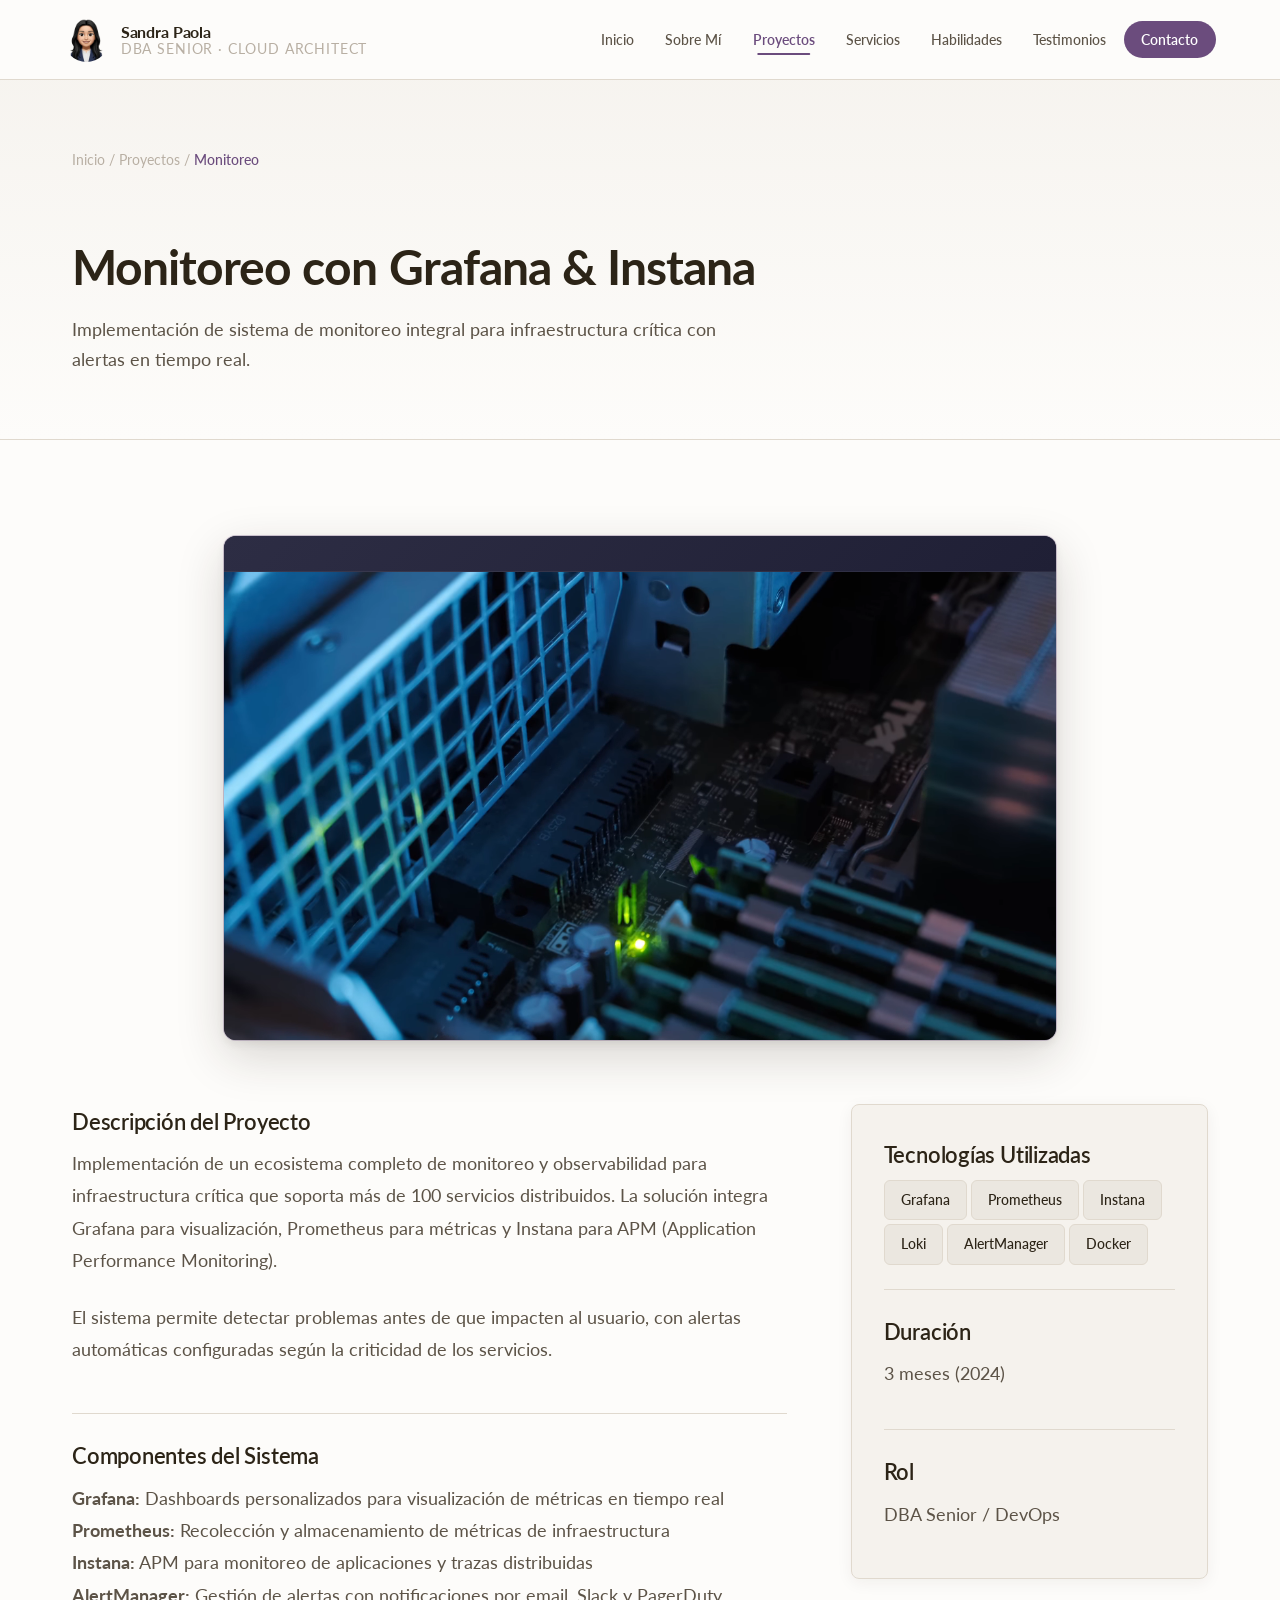
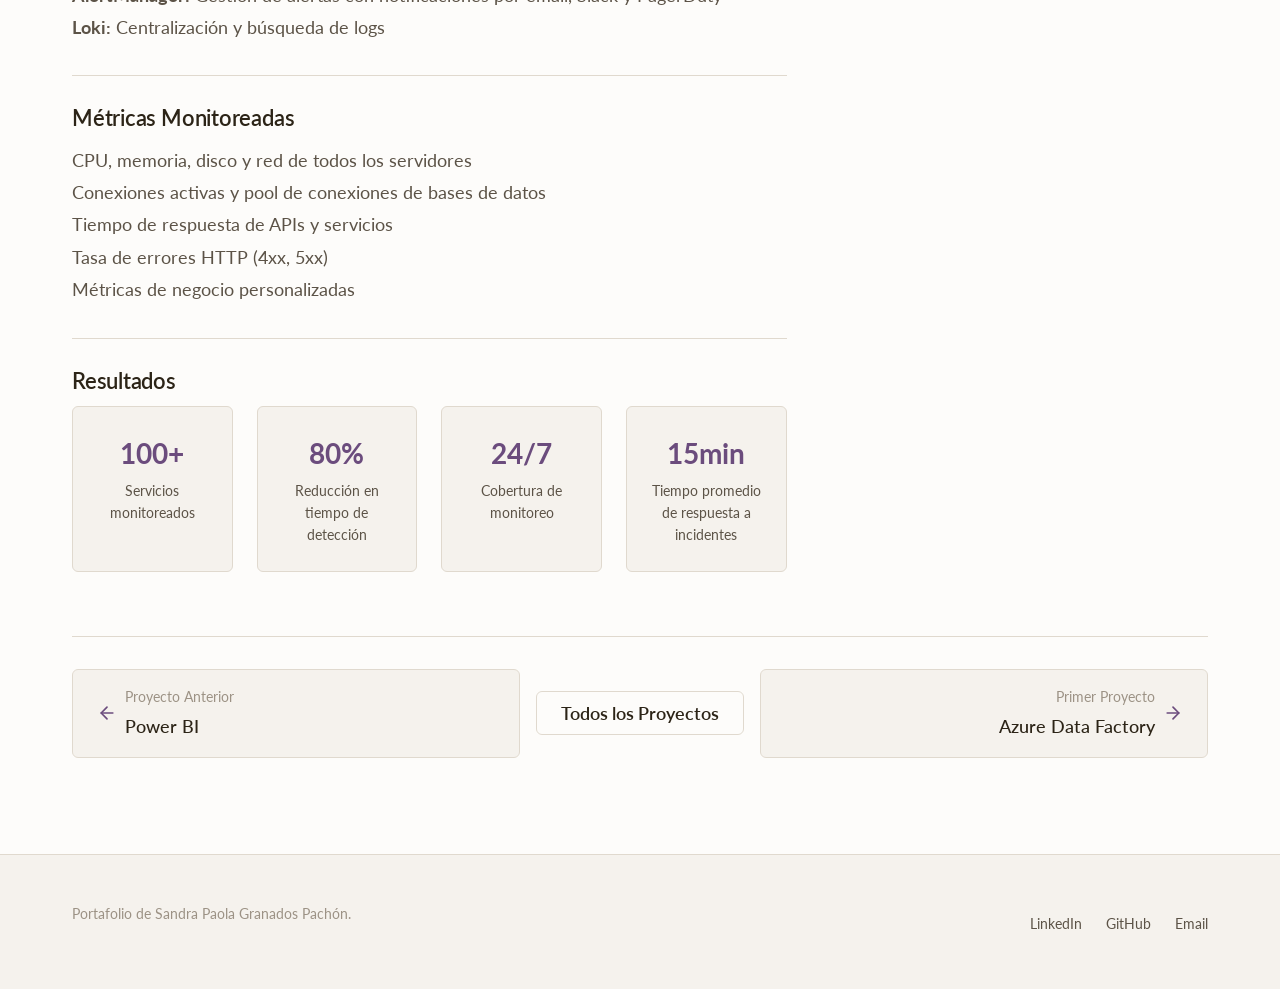
<file: proyectos/monitoreo.html>
﻿<!-- Detalle del proyecto: Monitoreo con Grafana e Instana -->
<!DOCTYPE html>
<html lang="es">
<head>
  <meta charset="UTF-8">
  <meta name="viewport" content="width=device-width, initial-scale=1.0">
  <meta name="description" content="Monitoreo de infraestructura crítica con Grafana e Instana - Proyecto de Sandra Paola Granados Pachón. Observabilidad completa.">
  <meta name="keywords" content="Grafana, Instana, Prometheus, Monitoreo, Observabilidad, Infraestructura">
  <meta name="author" content="Sandra Paola Granados Pachón">
  <meta property="og:title" content="Monitoreo con Grafana & Instana | Sandra Paola Granados">
  <meta property="og:description" content="Monitoreo de infraestructura crítica con Grafana e Instana. Observabilidad completa.">
  <meta property="og:type" content="website">
  <meta property="og:url" content="https://sandrapaola.github.io/portfolio/proyectos/monitoreo.html">
  <meta property="og:image" content="../assets/memoji-paola.jpg">
  <meta name="twitter:card" content="summary_large_image">
  <meta name="twitter:url" content="https://sandrapaola.github.io/portfolio/proyectos/monitoreo.html">
  <meta name="twitter:title" content="Monitoreo con Grafana & Instana | Sandra Paola Granados">
  <meta name="twitter:description" content="Monitoreo de infraestructura crítica con Grafana e Instana. Observabilidad completa.">
  <meta name="twitter:image" content="../assets/memoji-paola.jpg">
  
  <title>Monitoreo con Grafana & Instana | Sandra Paola Granados</title>
  
  <link rel="preconnect" href="https://fonts.googleapis.com">
  <link rel="preconnect" href="https://fonts.gstatic.com" crossorigin>
  <link href="https://fonts.googleapis.com/css2?family=Lato:wght@400;700;900&family=JetBrains+Mono:wght@400;500&display=swap" rel="stylesheet">
  
  <!-- CSS -->
  <link rel="stylesheet" href="../css/base.css">
  <link rel="stylesheet" href="../css/main.css">
  <link rel="stylesheet" href="../css/responsive.css">
</head>
<body>

  <header class="header" id="header">
    <div class="header__container">
      <a href="../index.html" class="header__logo" title="Sandra Paola Granados - Inicio">
        <!-- Imagen del logo (Avatar Memoji) con contenedor y optimización -->
        <div class="header__logo-avatar">
          <picture>
            <source srcset="../assets/memoji-paola.webp" type="image/webp">
            <img src="../assets/memoji-paola.jpg" alt="Sandra Paola Granados" class="header__logo-img" loading="lazy">
          </picture>
        </div>
        <span class="header__logo-text">
          <span class="header__logo-name">Sandra Paola</span>
          <span class="header__logo-role">DBA Senior · Cloud Architect</span>
        </span>
      </a>
      
      <nav class="header__nav" id="main-nav" role="navigation" aria-label="Navegación principal">
        <ul class="header__nav-list">
          <li><a href="../index.html#inicio" class="header__nav-link" title="Ir a inicio">Inicio</a></li>
          <li><a href="../index.html#sobre-mi" class="header__nav-link" title="Conoce más sobre mí">Sobre Mí</a></li>
          <li><a href="../index.html#proyectos" class="header__nav-link is-active" title="Ver mis proyectos">Proyectos</a></li>
          <li><a href="../index.html#servicios" class="header__nav-link" title="Servicios que ofrezco">Servicios</a></li>
          <li><a href="../index.html#habilidades" class="header__nav-link" title="Mis habilidades técnicas">Habilidades</a></li>
          <li><a href="../index.html#testimonios" class="header__nav-link" title="Lo que dicen de mí">Testimonios</a></li>
          <li><a href="../index.html#contacto" class="header__nav-link" title="Contáctame">Contacto</a></li>
        </ul>
      </nav>

      <button class="header__menu-btn" id="menu-btn" aria-label="Abrir menú" aria-expanded="false" aria-controls="main-nav">
        <span class="header__menu-btn-line"></span>
        <span class="header__menu-btn-line"></span>
        <span class="header__menu-btn-line"></span>
      </button>
    </div>
  </header>

  <main>
    <div class="page-header">
      <div class="container">
        <nav class="breadcrumb" aria-label="Navegación de migas de pan">
          <ol class="breadcrumb__list">
            <li><a href="../index.html" class="breadcrumb__link" title="Volver a inicio">Inicio</a></li>
            <li><span class="breadcrumb__separator">/</span></li>
            <li><a href="../index.html#proyectos" class="breadcrumb__link" title="Volver a proyectos">Proyectos</a></li>
            <li><span class="breadcrumb__separator">/</span></li>
            <li><span class="breadcrumb__current">Monitoreo</span></li>
          </ol>
        </nav>

        <h1 class="page-header__title">Monitoreo con Grafana & Instana</h1>
        <p class="page-header__description">Implementación de sistema de monitoreo integral para infraestructura crítica con alertas en tiempo real.</p>
      </div>
    </div>

    <section class="project-detail section">
      <div class="container">
        <div class="project-detail__hero reveal">
          <video class="project-detail__video" autoplay muted loop preload="none" poster="../assets/memoji-paola.webp">
            <source src="../assets/proyecto-datawarehouse.webm" type="video/webm">
            <source src="../assets/proyecto-datawarehouse.mp4" type="video/mp4">
          </video>
        </div>

        <div class="project-detail__content">
          <div class="project-detail__main">
            <div class="project-detail__section reveal">
              <h2 class="project-detail__section-title">Descripción del Proyecto</h2>
              <p class="project-detail__section-content">
                Implementación de un ecosistema completo de monitoreo y observabilidad para infraestructura crítica que soporta más de 100 servicios distribuidos. La solución integra Grafana para visualización, Prometheus para métricas y Instana para APM (Application Performance Monitoring).
              </p>
              <p class="project-detail__section-content">
                El sistema permite detectar problemas antes de que impacten al usuario, con alertas automáticas configuradas según la criticidad de los servicios.
              </p>
            </div>

            <div class="project-detail__section reveal">
              <h2 class="project-detail__section-title">Componentes del Sistema</h2>
              <ul class="project-detail__section-content">
                <li><strong>Grafana:</strong> Dashboards personalizados para visualización de métricas en tiempo real</li>
                <li><strong>Prometheus:</strong> Recolección y almacenamiento de métricas de infraestructura</li>
                <li><strong>Instana:</strong> APM para monitoreo de aplicaciones y trazas distribuidas</li>
                <li><strong>AlertManager:</strong> Gestión de alertas con notificaciones por email, Slack y PagerDuty</li>
                <li><strong>Loki:</strong> Centralización y búsqueda de logs</li>
              </ul>
            </div>

            <div class="project-detail__section reveal">
              <h2 class="project-detail__section-title">Métricas Monitoreadas</h2>
              <ul class="project-detail__section-content">
                <li>CPU, memoria, disco y red de todos los servidores</li>
                <li>Conexiones activas y pool de conexiones de bases de datos</li>
                <li>Tiempo de respuesta de APIs y servicios</li>
                <li>Tasa de errores HTTP (4xx, 5xx)</li>
                <li>Métricas de negocio personalizadas</li>
              </ul>
            </div>

            <div class="project-detail__section reveal">
              <h2 class="project-detail__section-title">Resultados</h2>
              <ul class="metrics">
                <li class="metric">
                  <div class="metric__value">100+</div>
                  <div class="metric__label">Servicios monitoreados</div>
                </li>
                <li class="metric">
                  <div class="metric__value">80%</div>
                  <div class="metric__label">Reducción en tiempo de detección</div>
                </li>
                <li class="metric">
                  <div class="metric__value">24/7</div>
                  <div class="metric__label">Cobertura de monitoreo</div>
                </li>
                <li class="metric">
                  <div class="metric__value">15min</div>
                  <div class="metric__label">Tiempo promedio de respuesta a incidentes</div>
                </li>
              </ul>
            </div>
          </div>

          <div class="project-detail__sidebar">
            <div class="project-detail__section reveal">
              <h3 class="project-detail__section-title">Tecnologías Utilizadas</h3>
              <ul class="project-detail__tech-list">
                <li><span class="tag">Grafana</span></li>
                <li><span class="tag">Prometheus</span></li>
                <li><span class="tag">Instana</span></li>
                <li><span class="tag">Loki</span></li>
                <li><span class="tag">AlertManager</span></li>
                <li><span class="tag">Docker</span></li>
              </ul>
            </div>

            <div class="project-detail__section reveal">
              <h3 class="project-detail__section-title">Duración</h3>
              <p class="project-detail__section-content">3 meses (2024)</p>
            </div>

            <div class="project-detail__section reveal">
              <h3 class="project-detail__section-title">Rol</h3>
              <p class="project-detail__section-content">DBA Senior / DevOps</p>
            </div>
          </div>
        </div>

        <div class="project-detail__nav reveal">
          <a href="power-bi.html" class="project-nav__link project-nav__link--prev" title="Ver proyecto anterior: Power BI">
            <svg class="project-nav__link-icon" width="20" height="20"><use href="../assets/icons/icons.svg#icon-arrow-left"/></svg>
            <div class="project-nav__link-content">
              <span class="project-nav__link-label">Proyecto Anterior</span>
              <span class="project-nav__link-title">Power BI</span>
            </div>
          </a>

          <a href="../index.html#proyectos" class="btn btn--secondary" title="Volver a todos los proyectos">
            Todos los Proyectos
          </a>

          <a href="azure-data-factory.html" class="project-nav__link project-nav__link--next" title="Ver primer proyecto: Azure Data Factory">
            <div class="project-nav__link-content">
              <span class="project-nav__link-label">Primer Proyecto</span>
              <span class="project-nav__link-title">Azure Data Factory</span>
            </div>
            <svg class="project-nav__link-icon" width="20" height="20"><use href="../assets/icons/icons.svg#icon-arrow-right"/></svg>
          </a>
        </div>
      </div>
    </section>
  </main>

  <footer class="footer">
    <div class="container">
      <div class="footer__content">
        <p class="footer__copyright">Portafolio de Sandra Paola Granados Pachón.</p>
        <ul class="footer__links">
          <li><a href="https://www.linkedin.com/in/sandra-paola-granados-pachon-79b990417/" class="footer__link" target="_blank" rel="noreferrer" title="LinkedIn">LinkedIn</a></li>
          <li><a href="https://github.com/paolagranadosp11/" class="footer__link" target="_blank" rel="noreferrer" title="GitHub">GitHub</a></li>
          <li><a href="mailto:paolagranadosp@hotmail.com" class="footer__link" title="Email">Email</a></li>
        </ul>
      </div>
    </div>
  </footer>

  <script src="../js/main.js" defer></script>
  <script src="../js/interactions.js" defer></script>
</body>
</html>
</file>
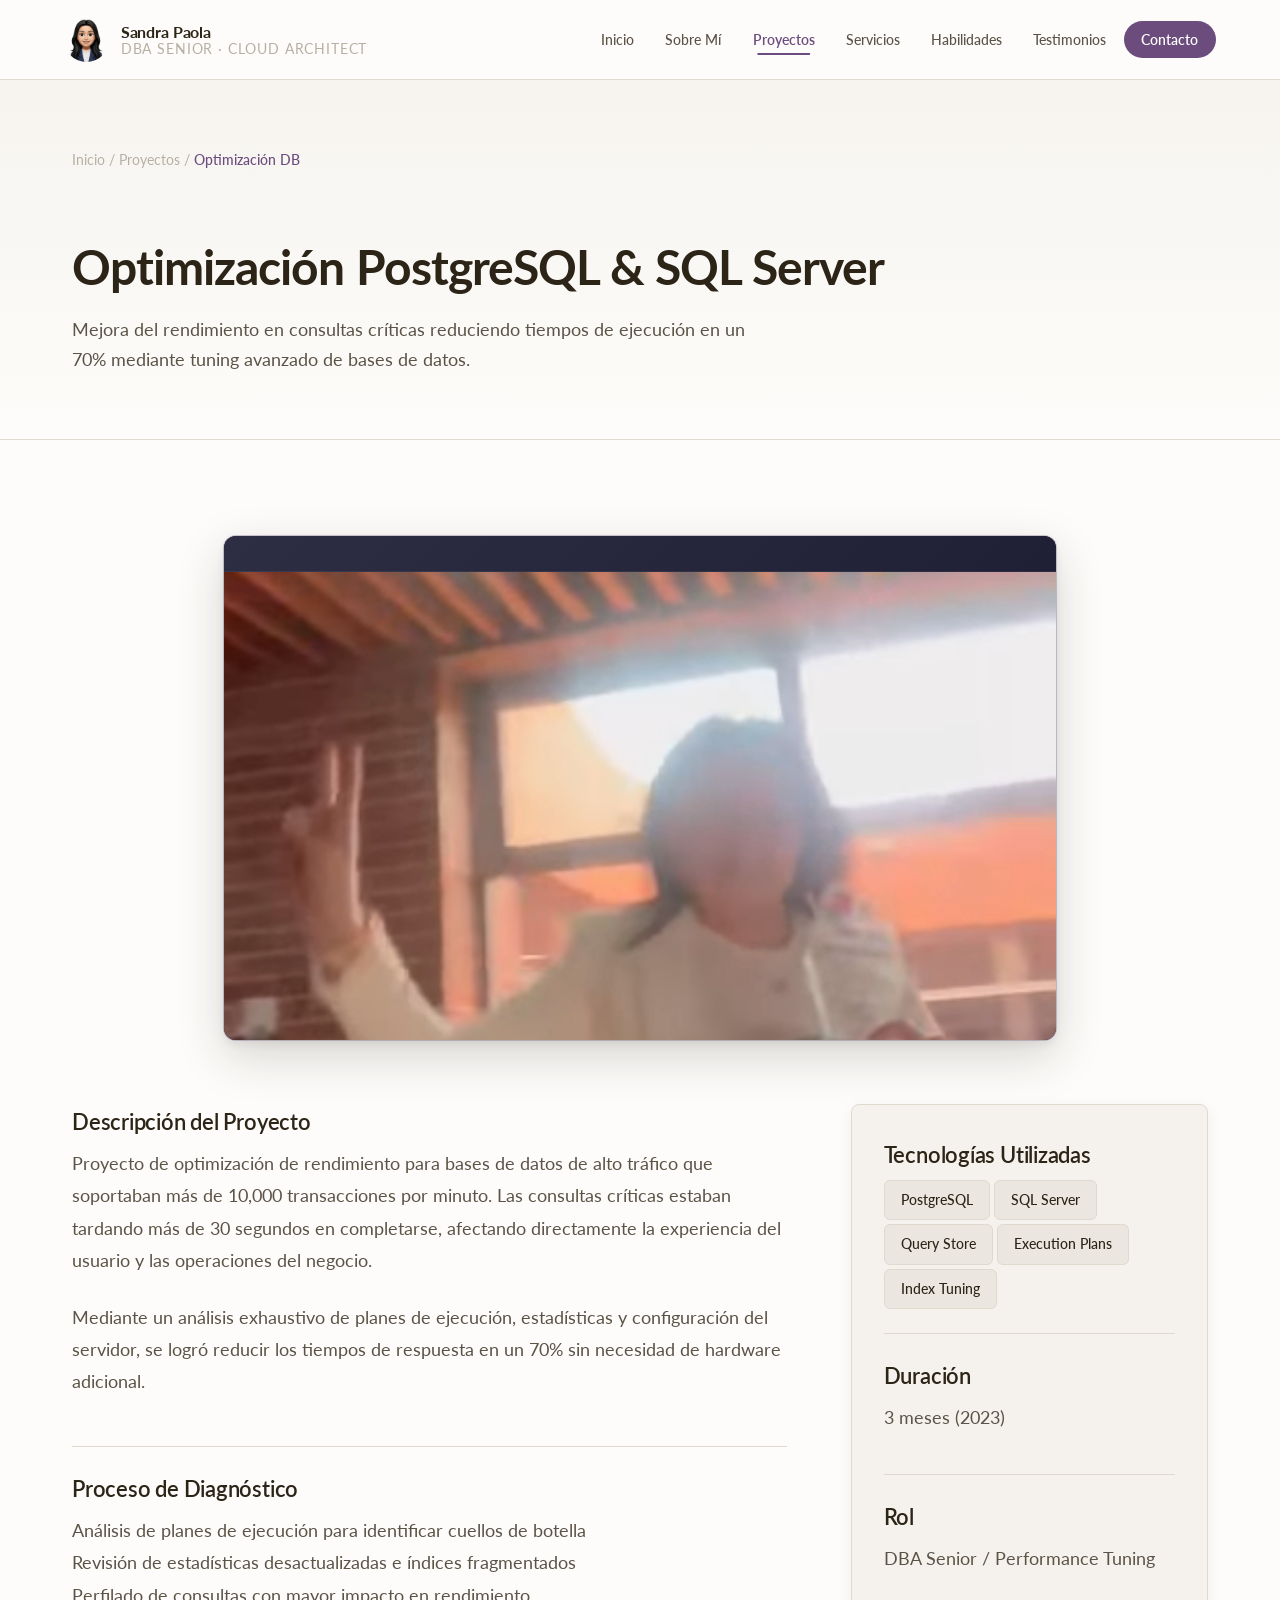
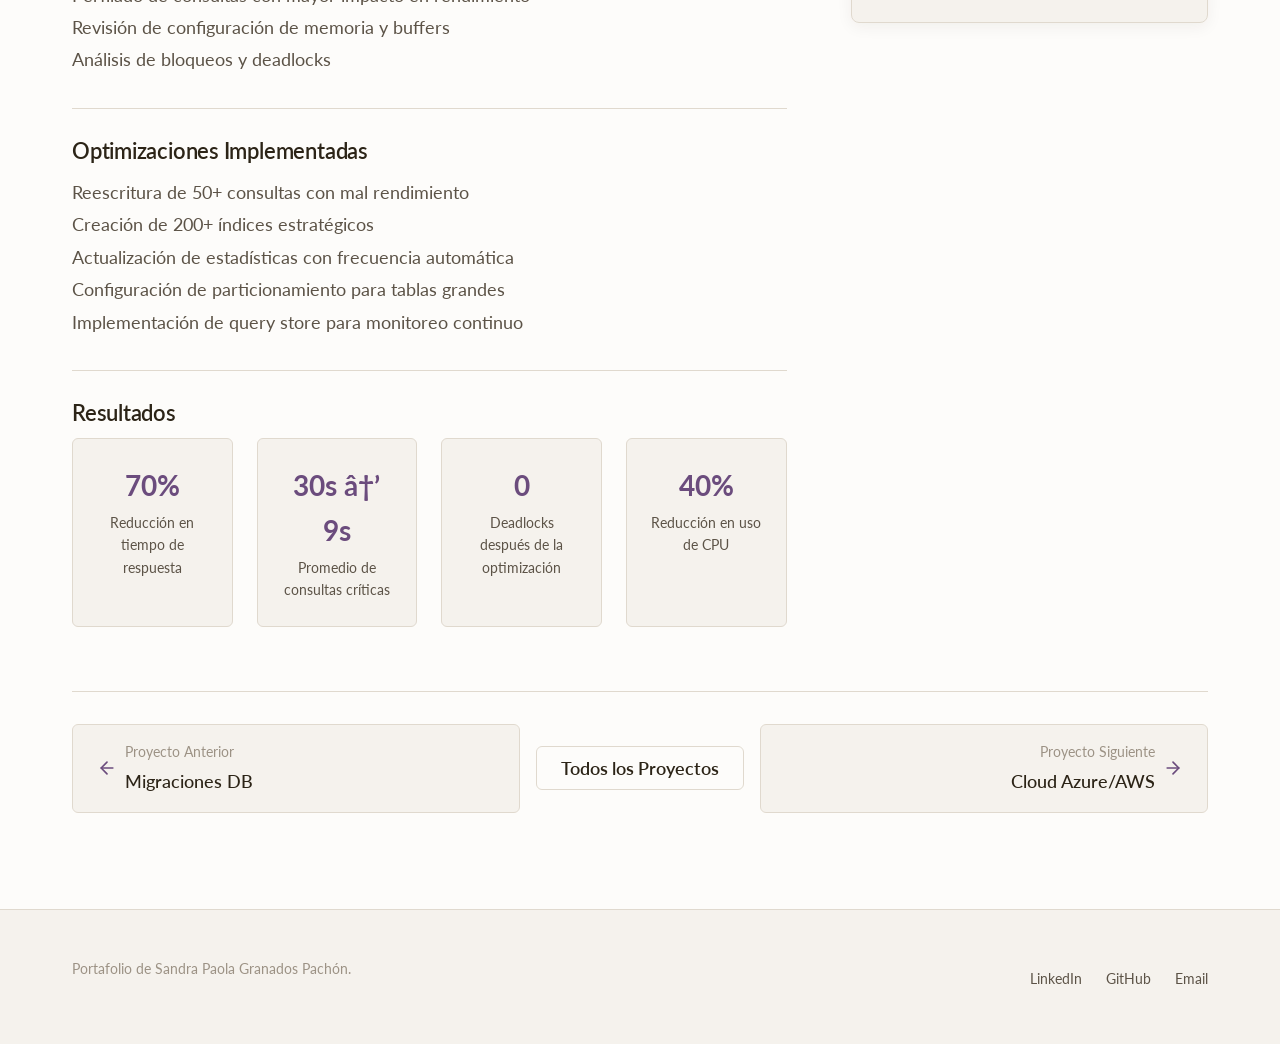
<file: proyectos/optimizacion-db.html>
﻿<!-- Detalle del proyecto: Optimización PostgreSQL y SQL Server -->
<!DOCTYPE html>
<html lang="es">
<head>
  <meta charset="UTF-8">
  <meta name="viewport" content="width=device-width, initial-scale=1.0">
  <meta name="description" content="Optimización de rendimiento en PostgreSQL y SQL Server - Proyecto de Sandra Paola Granados Pachón. Tuning avanzado de bases de datos.">
  <meta name="keywords" content="PostgreSQL, SQL Server, Optimización, Query Tuning, Rendimiento, Database">
  <meta name="author" content="Sandra Paola Granados Pachón">
  <meta property="og:title" content="Optimización PostgreSQL & SQL Server | Sandra Paola Granados">
  <meta property="og:description" content="Optimización de rendimiento en PostgreSQL y SQL Server. Tuning avanzado de bases de datos.">
  <meta property="og:type" content="website">
  <meta property="og:url" content="https://sandrapaola.github.io/portfolio/proyectos/optimizacion-db.html">
  <meta property="og:image" content="../assets/memoji-paola.jpg">
  <meta name="twitter:card" content="summary_large_image">
  <meta name="twitter:url" content="https://sandrapaola.github.io/portfolio/proyectos/optimizacion-db.html">
  <meta name="twitter:title" content="Optimización PostgreSQL & SQL Server | Sandra Paola Granados">
  <meta name="twitter:description" content="Optimización de rendimiento en PostgreSQL y SQL Server. Tuning avanzado de bases de datos.">
  <meta name="twitter:image" content="../assets/memoji-paola.jpg">
  
  <title>Optimización PostgreSQL & SQL Server | Sandra Paola Granados</title>
  
  <link rel="preconnect" href="https://fonts.googleapis.com">
  <link rel="preconnect" href="https://fonts.gstatic.com" crossorigin>
  <link href="https://fonts.googleapis.com/css2?family=Lato:wght@400;700;900&family=JetBrains+Mono:wght@400;500&display=swap" rel="stylesheet">
  
  <!-- CSS -->
  <link rel="stylesheet" href="../css/base.css">
  <link rel="stylesheet" href="../css/main.css">
  <link rel="stylesheet" href="../css/responsive.css">
</head>
<body>

  <header class="header" id="header">
    <div class="header__container">
      <a href="../index.html" class="header__logo" title="Sandra Paola Granados - Inicio">
        <!-- Imagen del logo (Avatar Memoji) con contenedor y optimización -->
        <div class="header__logo-avatar">
          <picture>
            <source srcset="../assets/memoji-paola.webp" type="image/webp">
            <img src="../assets/memoji-paola.jpg" alt="Sandra Paola Granados" class="header__logo-img" loading="lazy">
          </picture>
        </div>
        <span class="header__logo-text">
          <span class="header__logo-name">Sandra Paola</span>
          <span class="header__logo-role">DBA Senior · Cloud Architect</span>
        </span>
      </a>
      
      <nav class="header__nav" id="main-nav" role="navigation" aria-label="Navegación principal">
        <ul class="header__nav-list">
          <li><a href="../index.html#inicio" class="header__nav-link" title="Ir a inicio">Inicio</a></li>
          <li><a href="../index.html#sobre-mi" class="header__nav-link" title="Conoce más sobre mí">Sobre Mí</a></li>
          <li><a href="../index.html#proyectos" class="header__nav-link is-active" title="Ver mis proyectos">Proyectos</a></li>
          <li><a href="../index.html#servicios" class="header__nav-link" title="Servicios que ofrezco">Servicios</a></li>
          <li><a href="../index.html#habilidades" class="header__nav-link" title="Mis habilidades técnicas">Habilidades</a></li>
          <li><a href="../index.html#testimonios" class="header__nav-link" title="Lo que dicen de mí">Testimonios</a></li>
          <li><a href="../index.html#contacto" class="header__nav-link" title="Contáctame">Contacto</a></li>
        </ul>
      </nav>

      <button class="header__menu-btn" id="menu-btn" aria-label="Abrir menú" aria-expanded="false" aria-controls="main-nav">
        <span class="header__menu-btn-line"></span>
        <span class="header__menu-btn-line"></span>
        <span class="header__menu-btn-line"></span>
      </button>
    </div>
  </header>

  <main>
    <div class="page-header">
      <div class="container">
        <nav class="breadcrumb" aria-label="Navegación de migas de pan">
          <ol class="breadcrumb__list">
            <li><a href="../index.html" class="breadcrumb__link" title="Volver a inicio">Inicio</a></li>
            <li><span class="breadcrumb__separator">/</span></li>
            <li><a href="../index.html#proyectos" class="breadcrumb__link" title="Volver a proyectos">Proyectos</a></li>
            <li><span class="breadcrumb__separator">/</span></li>
            <li><span class="breadcrumb__current">Optimización DB</span></li>
          </ol>
        </nav>

        <h1 class="page-header__title">Optimización PostgreSQL & SQL Server</h1>
        <p class="page-header__description">Mejora del rendimiento en consultas críticas reduciendo tiempos de ejecución en un 70% mediante tuning avanzado de bases de datos.</p>
      </div>
    </div>

    <section class="project-detail section">
      <div class="container">
        <div class="project-detail__hero reveal">
          <video class="project-detail__video" autoplay muted loop preload="none" poster="../assets/memoji-paola.webp">
            <source src="../assets/proyecto-optimizacion.webm" type="video/webm">
            <source src="../assets/proyecto-optimizacion.mp4" type="video/mp4">
          </video>
        </div>

        <div class="project-detail__content">
          <div class="project-detail__main">
            <div class="project-detail__section reveal">
              <h2 class="project-detail__section-title">Descripción del Proyecto</h2>
              <p class="project-detail__section-content">
                Proyecto de optimización de rendimiento para bases de datos de alto tráfico que soportaban más de 10,000 transacciones por minuto. Las consultas críticas estaban tardando más de 30 segundos en completarse, afectando directamente la experiencia del usuario y las operaciones del negocio.
              </p>
              <p class="project-detail__section-content">
                Mediante un análisis exhaustivo de planes de ejecución, estadísticas y configuración del servidor, se logró reducir los tiempos de respuesta en un 70% sin necesidad de hardware adicional.
              </p>
            </div>

            <div class="project-detail__section reveal">
              <h2 class="project-detail__section-title">Proceso de Diagnóstico</h2>
              <ul class="project-detail__section-content">
                <li>Análisis de planes de ejecución para identificar cuellos de botella</li>
                <li>Revisión de estadísticas desactualizadas e índices fragmentados</li>
                <li>Perfilado de consultas con mayor impacto en rendimiento</li>
                <li>Revisión de configuración de memoria y buffers</li>
                <li>Análisis de bloqueos y deadlocks</li>
              </ul>
            </div>

            <div class="project-detail__section reveal">
              <h2 class="project-detail__section-title">Optimizaciones Implementadas</h2>
              <ul class="project-detail__section-content">
                <li>Reescritura de 50+ consultas con mal rendimiento</li>
                <li>Creación de 200+ índices estratégicos</li>
                <li>Actualización de estadísticas con frecuencia automática</li>
                <li>Configuración de particionamiento para tablas grandes</li>
                <li>Implementación de query store para monitoreo continuo</li>
              </ul>
            </div>

            <div class="project-detail__section reveal">
              <h2 class="project-detail__section-title">Resultados</h2>
              <ul class="metrics">
                <li class="metric">
                  <div class="metric__value">70%</div>
                  <div class="metric__label">Reducción en tiempo de respuesta</div>
                </li>
                <li class="metric">
                  <div class="metric__value">30s â†’ 9s</div>
                  <div class="metric__label">Promedio de consultas críticas</div>
                </li>
                <li class="metric">
                  <div class="metric__value">0</div>
                  <div class="metric__label">Deadlocks después de la optimización</div>
                </li>
                <li class="metric">
                  <div class="metric__value">40%</div>
                  <div class="metric__label">Reducción en uso de CPU</div>
                </li>
              </ul>
            </div>
          </div>

          <div class="project-detail__sidebar">
            <div class="project-detail__section reveal">
              <h3 class="project-detail__section-title">Tecnologías Utilizadas</h3>
              <ul class="project-detail__tech-list">
                <li><span class="tag">PostgreSQL</span></li>
                <li><span class="tag">SQL Server</span></li>
                <li><span class="tag">Query Store</span></li>
                <li><span class="tag">Execution Plans</span></li>
                <li><span class="tag">Index Tuning</span></li>
              </ul>
            </div>

            <div class="project-detail__section reveal">
              <h3 class="project-detail__section-title">Duración</h3>
              <p class="project-detail__section-content">3 meses (2023)</p>
            </div>

            <div class="project-detail__section reveal">
              <h3 class="project-detail__section-title">Rol</h3>
              <p class="project-detail__section-content">DBA Senior / Performance Tuning</p>
            </div>
          </div>
        </div>

        <div class="project-detail__nav reveal">
          <a href="migraciones-db.html" class="project-nav__link project-nav__link--prev" title="Ver proyecto anterior: Migraciones DB">
            <svg class="project-nav__link-icon" width="20" height="20"><use href="../assets/icons/icons.svg#icon-arrow-left"/></svg>
            <div class="project-nav__link-content">
              <span class="project-nav__link-label">Proyecto Anterior</span>
              <span class="project-nav__link-title">Migraciones DB</span>
            </div>
          </a>

          <a href="../index.html#proyectos" class="btn btn--secondary" title="Volver a todos los proyectos">
            Todos los Proyectos
          </a>

          <a href="cloud-azure-aws.html" class="project-nav__link project-nav__link--next" title="Ver proyecto siguiente: Cloud Azure/AWS">
            <div class="project-nav__link-content">
              <span class="project-nav__link-label">Proyecto Siguiente</span>
              <span class="project-nav__link-title">Cloud Azure/AWS</span>
            </div>
            <svg class="project-nav__link-icon" width="20" height="20"><use href="../assets/icons/icons.svg#icon-arrow-right"/></svg>
          </a>
        </div>
      </div>
    </section>
  </main>

  <footer class="footer">
    <div class="container">
      <div class="footer__content">
        <p class="footer__copyright">Portafolio de Sandra Paola Granados Pachón.</p>
        <ul class="footer__links">
          <li><a href="https://www.linkedin.com/in/sandra-paola-granados-pachon-79b990417/" class="footer__link" target="_blank" rel="noreferrer" title="LinkedIn">LinkedIn</a></li>
          <li><a href="https://github.com/paolagranadosp11/" class="footer__link" target="_blank" rel="noreferrer" title="GitHub">GitHub</a></li>
          <li><a href="mailto:paolagranadosp@hotmail.com" class="footer__link" title="Email">Email</a></li>
        </ul>
      </div>
    </div>
  </footer>

  <script src="../js/main.js" defer></script>
  <script src="../js/interactions.js" defer></script>
</body>
</html>
</file>
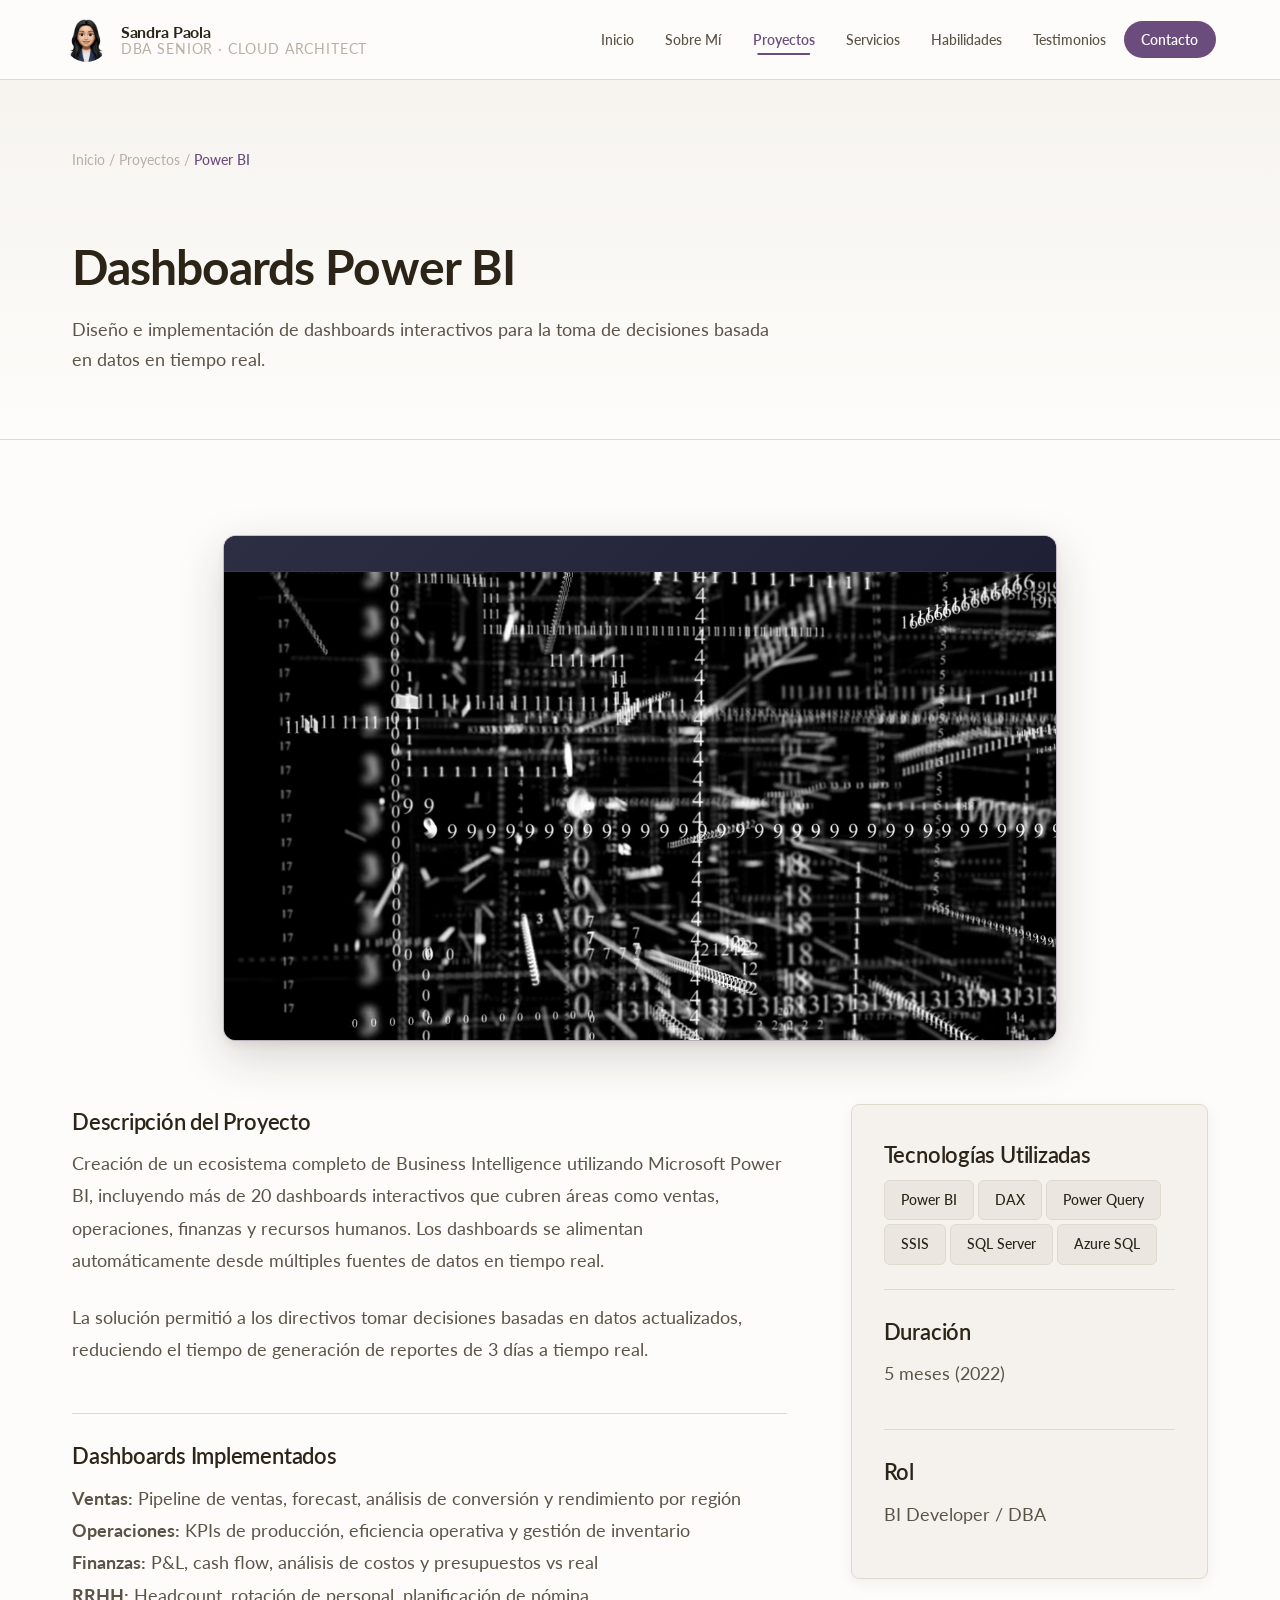
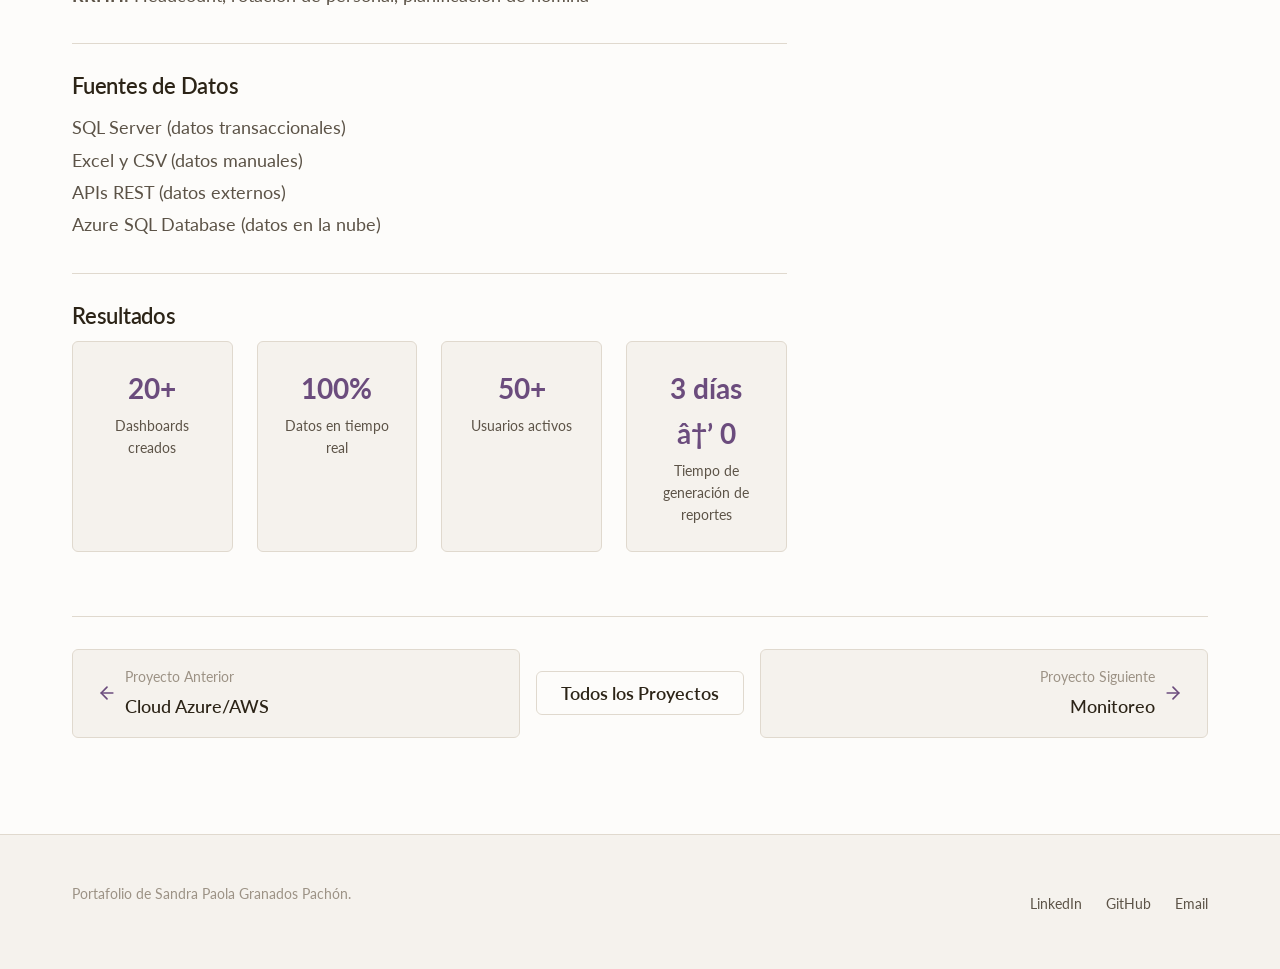
<file: proyectos/power-bi.html>
﻿<!-- Detalle del proyecto: Dashboards Power BI -->
<!DOCTYPE html>
<html lang="es">
<head>
  <meta charset="UTF-8">
  <meta name="viewport" content="width=device-width, initial-scale=1.0">
  <meta name="description" content="Dashboards y analítica con Power BI - Proyecto de Sandra Paola Granados Pachón. Business Intelligence para la toma de decisiones.">
  <meta name="keywords" content="Power BI, Business Intelligence, DASHBOARDS, SSIS, DAX, Analítica">
  <meta name="author" content="Sandra Paola Granados Pachón">
  <meta property="og:title" content="Dashboards Power BI | Sandra Paola Granados">
  <meta property="og:description" content="Dashboards y analítica con Power BI. Business Intelligence para la toma de decisiones.">
  <meta property="og:type" content="website">
  <meta property="og:url" content="https://sandrapaola.github.io/portfolio/proyectos/power-bi.html">
  <meta property="og:image" content="../assets/memoji-paola.jpg">
  <meta name="twitter:card" content="summary_large_image">
  <meta name="twitter:url" content="https://sandrapaola.github.io/portfolio/proyectos/power-bi.html">
  <meta name="twitter:title" content="Dashboards Power BI | Sandra Paola Granados">
  <meta name="twitter:description" content="Dashboards y analítica con Power BI. Business Intelligence para la toma de decisiones.">
  <meta name="twitter:image" content="../assets/memoji-paola.jpg">
  
  <title>Dashboards Power BI | Sandra Paola Granados</title>
  
  <link rel="preconnect" href="https://fonts.googleapis.com">
  <link rel="preconnect" href="https://fonts.gstatic.com" crossorigin>
  <link href="https://fonts.googleapis.com/css2?family=Lato:wght@400;700;900&family=JetBrains+Mono:wght@400;500&display=swap" rel="stylesheet">
  
  <!-- CSS -->
  <link rel="stylesheet" href="../css/base.css">
  <link rel="stylesheet" href="../css/main.css">
  <link rel="stylesheet" href="../css/responsive.css">
</head>
<body>

  <header class="header" id="header">
    <div class="header__container">
      <a href="../index.html" class="header__logo" title="Sandra Paola Granados - Inicio">
        <!-- Imagen del logo (Avatar Memoji) con contenedor y optimización -->
        <div class="header__logo-avatar">
          <picture>
            <source srcset="../assets/memoji-paola.webp" type="image/webp">
            <img src="../assets/memoji-paola.jpg" alt="Sandra Paola Granados" class="header__logo-img" loading="lazy">
          </picture>
        </div>
        <span class="header__logo-text">
          <span class="header__logo-name">Sandra Paola</span>
          <span class="header__logo-role">DBA Senior · Cloud Architect</span>
        </span>
      </a>
      
      <nav class="header__nav" id="main-nav" role="navigation" aria-label="Navegación principal">
        <ul class="header__nav-list">
          <li><a href="../index.html#inicio" class="header__nav-link" title="Ir a inicio">Inicio</a></li>
          <li><a href="../index.html#sobre-mi" class="header__nav-link" title="Conoce más sobre mí">Sobre Mí</a></li>
          <li><a href="../index.html#proyectos" class="header__nav-link is-active" title="Ver mis proyectos">Proyectos</a></li>
          <li><a href="../index.html#servicios" class="header__nav-link" title="Servicios que ofrezco">Servicios</a></li>
          <li><a href="../index.html#habilidades" class="header__nav-link" title="Mis habilidades técnicas">Habilidades</a></li>
          <li><a href="../index.html#testimonios" class="header__nav-link" title="Lo que dicen de mí">Testimonios</a></li>
          <li><a href="../index.html#contacto" class="header__nav-link" title="Contáctame">Contacto</a></li>
        </ul>
      </nav>

      <button class="header__menu-btn" id="menu-btn" aria-label="Abrir menú" aria-expanded="false" aria-controls="main-nav">
        <span class="header__menu-btn-line"></span>
        <span class="header__menu-btn-line"></span>
        <span class="header__menu-btn-line"></span>
      </button>
    </div>
  </header>

  <main>
    <div class="page-header">
      <div class="container">
        <nav class="breadcrumb" aria-label="Navegación de migas de pan">
          <ol class="breadcrumb__list">
            <li><a href="../index.html" class="breadcrumb__link" title="Volver a inicio">Inicio</a></li>
            <li><span class="breadcrumb__separator">/</span></li>
            <li><a href="../index.html#proyectos" class="breadcrumb__link" title="Volver a proyectos">Proyectos</a></li>
            <li><span class="breadcrumb__separator">/</span></li>
            <li><span class="breadcrumb__current">Power BI</span></li>
          </ol>
        </nav>

        <h1 class="page-header__title">Dashboards Power BI</h1>
        <p class="page-header__description">Diseño e implementación de dashboards interactivos para la toma de decisiones basada en datos en tiempo real.</p>
      </div>
    </div>

    <section class="project-detail section">
      <div class="container">
        <div class="project-detail__hero reveal">
          <video class="project-detail__video" autoplay muted loop preload="none" poster="../assets/memoji-paola.webp">
            <source src="../assets/video-reel.webm" type="video/webm">
            <source src="../assets/video-reel.mp4" type="video/mp4">
          </video>
        </div>

        <div class="project-detail__content">
          <div class="project-detail__main">
            <div class="project-detail__section reveal">
              <h2 class="project-detail__section-title">Descripción del Proyecto</h2>
              <p class="project-detail__section-content">
                Creación de un ecosistema completo de Business Intelligence utilizando Microsoft Power BI, incluyendo más de 20 dashboards interactivos que cubren áreas como ventas, operaciones, finanzas y recursos humanos. Los dashboards se alimentan automáticamente desde múltiples fuentes de datos en tiempo real.
              </p>
              <p class="project-detail__section-content">
                La solución permitió a los directivos tomar decisiones basadas en datos actualizados, reduciendo el tiempo de generación de reportes de 3 días a tiempo real.
              </p>
            </div>

            <div class="project-detail__section reveal">
              <h2 class="project-detail__section-title">Dashboards Implementados</h2>
              <ul class="project-detail__section-content">
                <li><strong>Ventas:</strong> Pipeline de ventas, forecast, análisis de conversión y rendimiento por región</li>
                <li><strong>Operaciones:</strong> KPIs de producción, eficiencia operativa y gestión de inventario</li>
                <li><strong>Finanzas:</strong> P&L, cash flow, análisis de costos y presupuestos vs real</li>
                <li><strong>RRHH:</strong> Headcount, rotación de personal, planificación de nómina</li>
              </ul>
            </div>

            <div class="project-detail__section reveal">
              <h2 class="project-detail__section-title">Fuentes de Datos</h2>
              <ul class="project-detail__section-content">
                <li>SQL Server (datos transaccionales)</li>
                <li>Excel y CSV (datos manuales)</li>
                <li>APIs REST (datos externos)</li>
                <li>Azure SQL Database (datos en la nube)</li>
              </ul>
            </div>

            <div class="project-detail__section reveal">
              <h2 class="project-detail__section-title">Resultados</h2>
              <ul class="metrics">
                <li class="metric">
                  <div class="metric__value">20+</div>
                  <div class="metric__label">Dashboards creados</div>
                </li>
                <li class="metric">
                  <div class="metric__value">100%</div>
                  <div class="metric__label">Datos en tiempo real</div>
                </li>
                <li class="metric">
                  <div class="metric__value">50+</div>
                  <div class="metric__label">Usuarios activos</div>
                </li>
                <li class="metric">
                  <div class="metric__value">3 días â†’ 0</div>
                  <div class="metric__label">Tiempo de generación de reportes</div>
                </li>
              </ul>
            </div>
          </div>

          <div class="project-detail__sidebar">
            <div class="project-detail__section reveal">
              <h3 class="project-detail__section-title">Tecnologías Utilizadas</h3>
              <ul class="project-detail__tech-list">
                <li><span class="tag">Power BI</span></li>
                <li><span class="tag">DAX</span></li>
                <li><span class="tag">Power Query</span></li>
                <li><span class="tag">SSIS</span></li>
                <li><span class="tag">SQL Server</span></li>
                <li><span class="tag">Azure SQL</span></li>
              </ul>
            </div>

            <div class="project-detail__section reveal">
              <h3 class="project-detail__section-title">Duración</h3>
              <p class="project-detail__section-content">5 meses (2022)</p>
            </div>

            <div class="project-detail__section reveal">
              <h3 class="project-detail__section-title">Rol</h3>
              <p class="project-detail__section-content">BI Developer / DBA</p>
            </div>
          </div>
        </div>

        <div class="project-detail__nav reveal">
          <a href="cloud-azure-aws.html" class="project-nav__link project-nav__link--prev" title="Ver proyecto anterior: Cloud Azure/AWS">
            <svg class="project-nav__link-icon" width="20" height="20"><use href="../assets/icons/icons.svg#icon-arrow-left"/></svg>
            <div class="project-nav__link-content">
              <span class="project-nav__link-label">Proyecto Anterior</span>
              <span class="project-nav__link-title">Cloud Azure/AWS</span>
            </div>
          </a>

          <a href="../index.html#proyectos" class="btn btn--secondary" title="Volver a todos los proyectos">
            Todos los Proyectos
          </a>

          <a href="monitoreo.html" class="project-nav__link project-nav__link--next" title="Ver proyecto siguiente: Monitoreo">
            <div class="project-nav__link-content">
              <span class="project-nav__link-label">Proyecto Siguiente</span>
              <span class="project-nav__link-title">Monitoreo</span>
            </div>
            <svg class="project-nav__link-icon" width="20" height="20"><use href="../assets/icons/icons.svg#icon-arrow-right"/></svg>
          </a>
        </div>
      </div>
    </section>
  </main>

  <footer class="footer">
    <div class="container">
      <div class="footer__content">
        <p class="footer__copyright">Portafolio de Sandra Paola Granados Pachón.</p>
        <ul class="footer__links">
          <li><a href="https://www.linkedin.com/in/sandra-paola-granados-pachon-79b990417/" class="footer__link" target="_blank" rel="noreferrer" title="LinkedIn">LinkedIn</a></li>
          <li><a href="https://github.com/paolagranadosp11/" class="footer__link" target="_blank" rel="noreferrer" title="GitHub">GitHub</a></li>
          <li><a href="mailto:paolagranadosp@hotmail.com" class="footer__link" title="Email">Email</a></li>
        </ul>
      </div>
    </div>
  </footer>

  <script src="../js/main.js" defer></script>
  <script src="../js/interactions.js" defer></script>
</body>
</html>
</file>
<file: css/base.css>
/* base.css - Estilos básicos de la web, reset general, variables y animaciones */

/* === RESET GENERAL === */
/* Limpio márgenes, bordes y paddings de todas las etiquetas para que se vean igual en todos los navegadores */
html, body, div, span, h1, h2, h3, h4, h5, h6, p, a, img, picture, video, canvas, svg, button, input, textarea, select, label, form, section, article, nav, header, footer, main, ul, ol, li,
html::before, html::after, body::before, body::after, div::before, div::after, span::before, span::after, h1::before, h1::after, h2::before, h2::after, h3::before, h3::after, h4::before, h4::after, h5::before, h5::after, h6::before, h6::after, p::before, p::after, a::before, a::after, img::before, img::after, picture::before, picture::after, video::before, video::after, canvas::before, canvas::after, svg::before, svg::after, button::before, button::after, input::before, input::after, textarea::before, textarea::after, select::before, select::after, label::before, label::after, form::before, form::after, section::before, section::after, article::before, article::after, nav::before, nav::after, header::before, header::after, footer::before, footer::after, main::before, main::after, ul::before, ul::after, ol::before, ol::after, li::before, li::after {
  margin: 0;
  padding: 0;
  border: 0;
  box-sizing: border-box;
}

html {
  scroll-behavior: smooth;
  font-size: 100%;
}

body {
  font-family: 'Lato', 'Segoe UI', Roboto, sans-serif;
  font-size: var(--font-size-body);
  font-weight: var(--font-weight-regular);
  line-height: 1.6;
  color: var(--color-text-primary);
  background-color: var(--color-bg-primary);
  -webkit-font-smoothing: antialiased;
  -moz-osx-font-smoothing: grayscale;
}

img,
picture,
video,
canvas,
svg {
  display: block;
  max-width: 100%;
  object-fit: cover;
  object-position: center center;
}

input,
button,
textarea,
select {
  font: inherit;
  color: inherit;
}

button {
  cursor: pointer;
  background: none;
}

a {
  color: var(--color-accent-primary);
  text-decoration: none;
  transition: color var(--transition-fast);
}

a:hover {
  color: var(--color-accent-secondary);
}

a:active {
  opacity: 0.7;
}

ul,
ol {
  list-style: none;
}

p {
  margin-bottom: 1rem;
}

/* === VARIABLES DE DISEÑO (Colores, Fuentes y Espacios) === */
:root {
  /* Colores de fondo de la web (tonos beige claro) */
  --color-bg-primary: #FDFCFA;
  --color-bg-secondary: #F5F2ED;
  --color-bg-tertiary: #EBE7E0;
  --color-bg-quaternary: #DDD7CC;

  /* Colores para las letras */
  --color-text-primary: #2C2417;
  --color-text-secondary: #5C5347;
  --color-text-muted: #9C9285;
  --color-text-tertiary: #B8AFA3;

  /* Colores de acento (tonos morados) */
  --color-accent-primary: #6B4C7D;
  --color-accent-secondary: #4A3058;
  --color-accent-light: #9B8AAE;

  /* Detalles en dorado vintage */
  --color-gold-primary: #B8963E;
  --color-gold-secondary: #8B7340;
  --color-gold-light: #D4B96A;

  /* Alertas y avisos */
  --color-accent-success: #5F6B52;
  --color-accent-warning: #B8963E;
  --color-accent-danger: #8B3A3A;

  /* Bordes de cajas */
  --color-border-primary: #E0D9CE;
  --color-border-secondary: #D4C9BB;

  /* Sombras y opacidades */
  --color-bg-header: rgba(253, 252, 250, 0.95);
  --color-bg-mobile-nav: rgba(253, 252, 250, 0.98);
  --color-overlay-hero: rgba(245, 242, 237, 0.85);
  --color-overlay-card: rgba(44, 36, 23, 0.85);
  --color-overlay-gallery: rgba(44, 36, 23, 0.6);
  --color-overlay-lightbox: rgba(0, 0, 0, 0.85);
  --color-shadow-lightbox: rgba(0, 0, 0, 0.3);
  --color-focus-glow: rgba(184, 150, 62, 0.15);
  --color-focus-error: rgba(139, 58, 58, 0.15);
  --color-spinner-border: rgba(253, 252, 250, 0.4);

  --shadow-sm: 0 0.0625rem 0.1875rem var(--color-shadow-lightbox);
  --shadow-md: 0 0.25rem 0.75rem var(--color-shadow-lightbox);
  --shadow-lg: 0 0.5rem 1.5rem var(--color-shadow-lightbox);
  --shadow-glow: 0 0 0 0.1875rem var(--color-focus-glow);

  /* Tipo de letra principal y de código */
  --font-body: 'Lato', 'Segoe UI', Roboto, sans-serif;
  --font-mono: 'JetBrains Mono', 'Fira Code', monospace;

  /* Tamaños de letra según el ancho de pantalla (escalas automáticas) */
  --font-size-h1: clamp(2.25rem, 5vw + 1rem, 4rem);
  --font-size-h2: clamp(1.75rem, 4vw + 0.5rem, 3rem);
  --font-size-h3: clamp(1.375rem, 3vw + 0.25rem, 1.75rem);
  --font-size-h4: clamp(1.125rem, 2vw + 0.25rem, 1.375rem);
  --font-size-body: clamp(1rem, 1.5vw, 1.125rem);
  --font-size-small: clamp(0.875rem, 1vw, 0.875rem);

  --font-weight-regular: 400;
  --font-weight-medium: 500;
  --font-weight-semibold: 600;
  --font-weight-bold: 700;

  /* Espaciados modulares */
  --space-xs: 0.25rem;
  --space-sm: 0.5rem;
  --space-md: 1rem;
  --space-lg: 1.5rem;
  --space-xl: 2rem;
  --space-2xl: 3rem;
  --space-3xl: 4rem;
  --space-4xl: 6rem;

  --radius-sm: 0.25rem;
  --radius-md: 0.375rem;
  --radius-lg: 0.5rem;
  --radius-full: 9999px;

  --transition-fast: 150ms ease;
  --transition-base: 250ms ease;
  --transition-slow: 350ms ease;

  --max-width: 1200px;
  --header-height: 80px;
}

/* === TIPOGRAFÍA GENERAL === */
h1 {
  font-size: var(--font-size-h1);
  font-weight: var(--font-weight-bold);
  letter-spacing: -0.02em;
}

h2 {
  font-size: var(--font-size-h2);
  font-weight: var(--font-weight-bold);
  letter-spacing: -0.01em;
}

h3 {
  font-size: var(--font-size-h3);
  font-weight: var(--font-weight-semibold);
}

h4 {
  font-size: var(--font-size-h4);
  font-weight: var(--font-weight-semibold);
}

code, kbd, pre {
  font-family: var(--font-mono);
}

code {
  padding: 0.25rem 0.5rem;
  font-size: 0.875em;
  background-color: var(--color-bg-tertiary);
  border-radius: var(--radius-sm);
  color: var(--color-accent-primary);
}

pre {
  padding: var(--space-md);
  background-color: var(--color-bg-secondary);
  border: 0.0625rem solid var(--color-border-primary);
  border-radius: var(--radius-md);
  overflow-x: auto;
}

pre code {
  padding: 0;
  background: none;
  color: var(--color-text-primary);
}

::selection {
  background-color: var(--color-accent-primary);
  color: var(--color-bg-primary);
}

::-webkit-scrollbar {
  width: 0.5rem;
  height: 0.5rem;
}

::-webkit-scrollbar-track {
  background: var(--color-bg-secondary);
}

::-webkit-scrollbar-thumb {
  background: var(--color-border-secondary);
  border-radius: var(--radius-full);
}

::-webkit-scrollbar-thumb:hover {
  background: var(--color-text-muted);
}

:focus-visible {
  outline: 2px solid var(--color-accent-primary);
  outline-offset: 2px;
}

/* === CONTENEDOR Y SECCIONES (LAYOUT) === */
.container {
  width: 100%;
  max-width: var(--max-width);
  margin: 0 auto;
  padding: 0 var(--space-lg);
}

.section {
  padding: var(--space-4xl) 0;
}

/* Rejilla que organiza las tarjetas de proyectos */
.projects-grid {
  display: grid;
  grid-template-columns: repeat(auto-fit, minmax(21.875rem, 1fr));
  gap: var(--space-xl);
}

/* === ANIMACIONES Y EFECTOS === */
.reveal {
  opacity: 0;
  transform: translateY(1.25rem);
  transition: opacity 0.5s ease, transform 0.5s ease;
  animation-fill-mode: both;
}

.reveal.is-visible {
  opacity: 1;
  transform: translateY(0);
}

.reveal--left {
  transform: translateX(-1.25rem);
}

.reveal--left.is-visible {
  transform: translateX(0);
}

.reveal-stagger .reveal:nth-child(1) { transition-delay: 0ms; }
.reveal-stagger .reveal:nth-child(2) { transition-delay: 80ms; }
.reveal-stagger .reveal:nth-child(3) { transition-delay: 160ms; }
.reveal-stagger .reveal:nth-child(4) { transition-delay: 240ms; }
.reveal-stagger .reveal:nth-child(5) { transition-delay: 320ms; }
.reveal-stagger .reveal:nth-child(6) { transition-delay: 400ms; }

@keyframes marquee {
  0% { transform: translateX(0); }
  100% { transform: translateX(-50%); }
}

@keyframes typing {
  from { width: 0; }
  to { width: 100%; }
}

@keyframes spin {
  from { transform: rotate(0deg); }
  to { transform: rotate(360deg); }
}

.loading-spinner {
  width: 1.25rem;
  height: 1.25rem;
  border: 0.125rem solid var(--color-spinner-border);
  border-top-color: var(--color-bg-primary);
  border-radius: 50%;
  animation: spin 0.8s linear infinite both;
  display: inline-block;
}

/* Ajustes cuando el sistema operativo tiene desactivadas las animaciones */
@media (prefers-reduced-motion: reduce) {
  html {
    scroll-behavior: auto;
  }
  
  *,
  *::before,
  *::after {
    animation-duration: 0.01ms;
    animation-iteration-count: 1;
    transition-duration: 0.01ms;
  }

  .reveal,
  .reveal--left,
  .loading-spinner {
    animation-duration: 0.01ms;
    animation-iteration-count: 1;
    transition-duration: 0.01ms;
  }
}
</file>
<file: css/main.css>
/* main.css - Todos los componentes y secciones específicas de la web */

/* ========================================
   1. ELEMENTOS COMUNES Y BOTONES
   ======================================== */
.btn {
  display: inline-flex;
  align-items: center;
  justify-content: center;
  gap: var(--space-sm);
  padding: 0.75rem 1.5rem;
  font-family: var(--font-body);
  font-size: var(--font-size-body);
  font-weight: var(--font-weight-semibold);
  line-height: 1;
  text-align: center;
  text-decoration: none;
  border: none;
  border-radius: var(--radius-md);
  cursor: pointer;
  /* Transiciones específicas de animación */
  transition: background-color var(--transition-fast), color var(--transition-fast),
              box-shadow var(--transition-fast), border-color var(--transition-fast),
              transform var(--transition-fast);
}

.btn:hover { transform: translateY(-0.125rem); }
.btn:active { transform: translateY(0); }

/* Botón de color morado principal */
.btn--primary {
  background-color: var(--color-accent-primary);
  color: var(--color-bg-primary);
}
.btn--primary:hover {
  background-color: var(--color-accent-secondary);
  box-shadow: var(--shadow-glow);
}
.btn--primary:active { transform: scale(0.98); }

/* Botón con borde gris */
.btn--secondary {
  background-color: transparent;
  color: var(--color-text-primary);
  border: 0.0625rem solid var(--color-border-primary);
}
.btn--secondary:hover {
  background-color: var(--color-bg-tertiary);
  border-color: var(--color-accent-primary);
  color: var(--color-accent-primary);
}
.btn--secondary:active { transform: scale(0.98); }

.btn--sm { padding: 0.5rem 1rem; font-size: var(--font-size-small); }
.btn--lg { padding: 1rem 2rem; font-size: 1.125rem; }

/* Etiquetas de tecnologías */
.tag {
  display: inline-flex;
  align-items: center;
  gap: var(--space-xs);
  padding: 0.5rem 1rem;
  font-family: var(--font-body);
  font-size: var(--font-size-small);
  font-weight: var(--font-weight-medium);
  background-color: var(--color-bg-tertiary);
  color: var(--color-text-primary);
  border: 0.0625rem solid var(--color-border-primary);
  border-radius: var(--radius-md);
  transition: background-color var(--transition-fast), border-color var(--transition-fast), color var(--transition-fast);
}
.tag:hover {
  background-color: var(--color-bg-secondary);
  border-color: var(--color-accent-primary);
  color: var(--color-accent-primary);
}
.tag:active {
  background-color: var(--color-bg-tertiary);
  transform: scale(0.97);
}

/* Botones redondos con icono */
.icon-btn {
  display: inline-flex;
  align-items: center;
  justify-content: center;
  width: 2.5rem;
  height: 2.5rem;
  padding: 0;
  color: var(--color-text-secondary);
  background-color: transparent;
  border: 0.0625rem solid var(--color-border-primary);
  border-radius: var(--radius-md);
  transition: color var(--transition-fast), background-color var(--transition-fast), border-color var(--transition-fast), transform var(--transition-fast);
}
.icon-btn:hover {
  color: var(--color-accent-primary);
  background-color: var(--color-bg-secondary);
  border-color: var(--color-accent-primary);
}
.icon-btn:active {
  transform: scale(0.95);
  color: var(--color-accent-secondary);
}
.icon-btn svg { width: 1.25rem; height: 1.25rem; }

/* ========================================
   2. CABECERA Y LOGO
   ======================================== */
.header {
  position: fixed;
  top: 0;
  left: 0;
  right: 0;
  height: var(--header-height);
  background-color: var(--color-bg-primary);
  border-bottom: 0.0625rem solid var(--color-border-primary);
  z-index: 10;
  /* Transición suave al reducirse con el scroll */
  transition: height 0.3s ease, box-shadow 0.3s ease;
}

/* El header se achica y gana sombra cuando el usuario baja */
.header.is-scrolled {
  height: 60px;
  box-shadow: 0 2px 12px rgba(44, 36, 23, 0.09);
}

.header__container {
  display: flex;
  align-items: center;
  justify-content: space-between;
  height: 100%;
  max-width: var(--max-width);
  margin: 0 auto;
  padding: 0 var(--space-lg);
}

/* Logo: monograma + nombre + cargo en una fila elegante */
.header__logo {
  display: flex;
  align-items: center;
  gap: 0.75rem;
  text-decoration: none;
  color: var(--color-text-primary);
  transition: opacity 0.15s ease;
}
.header__logo:hover { opacity: 0.8; }
.header__logo:active { opacity: 0.6; }

/* Contenedor circular elegante para el avatar memoji */
.header__logo-avatar {
  display: flex;
  align-items: center;
  justify-content: center;
  width: 2.8rem;
  height: 2.8rem;
  border-radius: var(--radius-full);
  overflow: hidden;
  flex-shrink: 0;
  transition: width 0.3s cubic-bezier(0.25, 0.8, 0.25, 1), height 0.3s cubic-bezier(0.25, 0.8, 0.25, 1);
}

/* El avatar se reduce de tamaño cuando la cabecera se achica al hacer scroll */
.header.is-scrolled .header__logo-avatar {
  width: 2.25rem;
  height: 2.25rem;
}

.header__logo:hover .header__logo-avatar {
  transform: scale(1.04);
}

.header__logo-img {
  display: block;
  width: 100%;
  height: 100%;
  object-fit: cover;
  object-position: center;
  mix-blend-mode: multiply; /* Elimina el fondo blanco de la imagen */
  transition: transform 0.3s ease;
}

.header__logo:hover .header__logo-img {
  transform: scale(1.08);
}

/* Nombre y cargo apilados verticalmente junto al avatar */
.header__logo-text {
  display: flex;
  flex-direction: column;
  line-height: 1.2;
}
.header__logo-name {
  font-family: var(--font-body);
  font-weight: 700;
  font-size: 1rem;
  color: var(--color-text-primary);
  letter-spacing: -0.01em;
}
.header__logo-role {
  font-family: var(--font-body);
  font-weight: 400;
  font-size: 0.875rem;
  color: var(--color-text-tertiary);
  letter-spacing: 0.06em;
  text-transform: uppercase;
}

/* Menú de navegación principal */
.header__nav {
  display: flex;
  align-items: center;
}
.header__nav-list {
  display: flex;
  align-items: center;
  gap: 0.25rem;
  list-style: none;
}
.header__nav-link {
  display: inline-block;
  padding: 0.45rem 0.85rem;
  border-radius: var(--radius-md);
  font-family: var(--font-body);
  font-size: 0.9rem;
  font-weight: var(--font-weight-medium);
  color: var(--color-text-secondary);
  text-decoration: none;
  transition: color 0.15s ease, background-color 0.15s ease;
  position: relative;
}
/* Punto activo sutil debajo del enlace seleccionado */
.header__nav-link::after {
  content: '';
  position: absolute;
  bottom: 0.2rem;
  left: 50%;
  transform: translateX(-50%);
  width: 0;
  height: 0.15rem;
  border-radius: var(--radius-full);
  background-color: var(--color-accent-primary);
  transition: width 0.2s ease;
}
.header__nav-link:hover {
  color: var(--color-accent-primary);
  background-color: rgba(107, 76, 125, 0.07);
}
.header__nav-link:active { opacity: 0.7; }
.header__nav-link.is-active {
  color: var(--color-accent-primary);
  font-weight: var(--font-weight-semibold);
}
.header__nav-link:hover::after,
.header__nav-link.is-active::after {
  width: 60%;
}

/* Botón CTA de contacto en el nav (el último enlace) */
.header__nav-list li:last-child .header__nav-link {
  background-color: var(--color-accent-primary);
  color: #fff;
  padding: 0.45rem 1.1rem;
  border-radius: var(--radius-full);
  font-weight: var(--font-weight-semibold);
  transition: background-color 0.15s ease, transform 0.15s ease;
}
.header__nav-list li:last-child .header__nav-link:hover {
  background-color: var(--color-accent-secondary);
  transform: translateY(-1px);
}
.header__nav-list li:last-child .header__nav-link:active {
  transform: translateY(0);
  opacity: 1;
}
.header__nav-list li:last-child .header__nav-link::after {
  display: none;
}

/* El botón hamburguesa solo aparece en móvil (responsive.css lo muestra en pantallas pequeñas) */
.header__menu-btn {
  display: none;
  flex-direction: column;
  justify-content: center;
  align-items: center;
  width: 2.5rem;
  height: 2.5rem;
  background: none;
  border: none;
  cursor: pointer;
  gap: 0.375rem;
}
.header__menu-btn:hover .header__menu-btn-line { background-color: var(--color-accent-primary); }
.header__menu-btn:active .header__menu-btn-line { opacity: 0.7; }
.header__menu-btn-line {
  width: 1.5rem;
  height: 0.125rem;
  background-color: var(--color-text-primary);
  transition: transform var(--transition-fast), opacity var(--transition-fast);
  transform-origin: center;
}
.header__menu-btn.is-active .header__menu-btn-line:nth-child(1) {
  transform: rotate(45deg) translate(0.3125rem, 0.3125rem);
}
.header__menu-btn.is-active .header__menu-btn-line:nth-child(2) { opacity: 0; }
.header__menu-btn.is-active .header__menu-btn-line:nth-child(3) {
  transform: rotate(-45deg) translate(0.3125rem, -0.3125rem);
}

/* ========================================
   3. SECCIÓN HERO (Presentación de inicio)
   ======================================== */
.hero {
  position: relative;
  min-height: 100vh;
  display: flex;
  align-items: center;
  justify-content: center;
  overflow: hidden;
  background-color: var(--color-bg-secondary);
}
.hero__video {
  position: absolute;
  top: 0;
  left: 0;
  width: 100%;
  height: 100%;
  object-fit: cover;
  z-index: -1;
  opacity: 0.25;
}
.hero__overlay {
  position: absolute;
  top: 0;
  left: 0;
  width: 100%;
  height: 100%;
  background: linear-gradient(180deg, var(--color-overlay-hero) 0%, var(--color-bg-header) 100%);
  z-index: -1;
}
.hero__content {
  text-align: center;
  max-width: 50rem;
  padding: 0 var(--space-lg);
  z-index: 1;
}
/* Texto marquesina infinito horizontal */
.hero__subtitle-wrapper {
  overflow: hidden;
  white-space: nowrap;
  width: 100%;
  margin-bottom: var(--space-md);
}
.hero__subtitle-track {
  display: inline-block;
  animation: marquee 20s linear infinite both;
}
.hero__subtitle-track span {
  display: inline-block;
  padding-right: 4rem;
  font-family: var(--font-body);
  font-size: var(--font-size-body);
  font-weight: var(--font-weight-semibold);
  color: var(--color-accent-primary);
  text-transform: uppercase;
  letter-spacing: 0.35em;
}
.hero__title {
  font-size: var(--font-size-h1);
  font-weight: var(--font-weight-bold);
  color: var(--color-text-primary);
  margin-bottom: var(--space-lg);
  line-height: 1.15;
  display: flex;
  flex-direction: column;
  align-items: center;
}
.hero__title-line {
  display: block;
  overflow: hidden;
  white-space: nowrap;
  width: 0;
}
.hero__title-line--1 { animation: typing 1.6s steps(12, end) 0.3s both; }
.hero__title-line--2 { animation: typing 1.8s steps(15, end) 2.2s both; }
.hero__description {
  font-family: var(--font-body);
  font-size: clamp(1rem, 2vw, 1.25rem);
  color: var(--color-text-secondary);
  margin-bottom: var(--space-2xl);
  max-width: 37.5rem;
  margin-left: auto;
  margin-right: auto;
  line-height: 1.7;
}
.hero__cta {
  display: flex;
  gap: var(--space-md);
  justify-content: center;
  flex-wrap: wrap;
}

/* ========================================
   4. SECCIONES: SOBRE MÍ, SERVICIOS Y HABILIDADES
   ======================================== */

/* Título y subtítulo centrados que se repiten en varias secciones */
.section__title {
  text-align: center;
}

.section__subtitle {
  text-align: center;
  margin-bottom: var(--space-3xl);
}

.about { background-color: var(--color-bg-primary); }
.about__grid {
  display: grid;
  grid-template-columns: 1fr 2fr;
  gap: var(--space-3xl);
  align-items: start;
}
.about__image-wrapper { position: relative; }
.about__image {
  width: 100%;
  max-width: 18.75rem;
  mix-blend-mode: multiply; /* Elimina el fondo blanco de la imagen */
}
.about__image-decoration {
  display: none; /* Se oculta la decoración de fondo */
}
.about__content {
  display: flex;
  flex-direction: column;
  gap: var(--space-lg);
}
.about__text {
  font-family: var(--font-body);
  color: var(--color-text-secondary);
  line-height: 1.8;
}
.about__stats {
  display: grid;
  grid-template-columns: repeat(3, 1fr);
  gap: var(--space-lg);
  margin-top: var(--space-lg);
}
.about__stat {
  text-align: center;
  padding: var(--space-lg);
  background-color: var(--color-bg-secondary);
  border-radius: var(--radius-md);
  border: 0.0625rem solid var(--color-border-primary);
}
.about__stat-number {
  font-family: var(--font-body);
  font-size: var(--font-size-h3);
  font-weight: var(--font-weight-bold);
  color: var(--color-accent-primary);
}
.about__stat-label {
  font-family: var(--font-body);
  font-size: var(--font-size-small);
  color: var(--color-text-secondary);
  margin-top: var(--space-xs);
}

/* Certificaciones */
.about__certs-full {
  width: 100vw;
  margin-left: calc(-50vw + 50%);
  padding: var(--space-2xl) 0;
  background-color: transparent;
}
.about__certs {
  max-width: 75rem;
  margin: 0 auto;
  padding: 0 var(--space-lg);
  display: grid;
  grid-template-columns: repeat(3, 1fr);
  gap: var(--space-md);
}
.about__cert {
  display: flex;
  align-items: center;
  gap: var(--space-md);
  padding: var(--space-md);
  background-color: var(--color-bg-secondary);
  border: 0.0625rem solid var(--color-border-primary);
  border-radius: var(--radius-md);
  font-family: var(--font-body);
  font-size: var(--font-size-small);
  color: var(--color-text-secondary);
  text-decoration: none;
  cursor: pointer;
  transition: border-color var(--transition-base), color var(--transition-base), transform var(--transition-base), box-shadow var(--transition-base);
}
.about__cert:hover {
  border-color: var(--color-gold-primary);
  color: var(--color-text-primary);
  transform: translateY(-0.25rem);
  box-shadow: var(--shadow-lg);
}
.about__cert:active {
  transform: translateY(-0.0625rem);
  box-shadow: var(--shadow-md);
}
.about__cert-thumb {
  width: 5rem;
  height: 3.75rem;
  object-fit: cover;
  border-radius: var(--radius-sm);
  flex-shrink: 0;
  transition: transform var(--transition-base);
}
.about__cert:hover .about__cert-thumb { transform: scale(1.05); }
.about__cert:active .about__cert-thumb { transform: scale(1.02); }
.about__cert-info { display: flex; flex-direction: column; gap: 0.125rem; text-align: left; }
.about__cert-title { font-weight: var(--font-weight-semibold); color: var(--color-text-primary); font-size: var(--font-size-body); }
.about__cert-institution { font-size: var(--font-size-small); color: var(--color-text-secondary); line-height: 1.3; }
.about__cert-year { font-size: var(--font-size-small); color: var(--color-accent-primary); font-weight: var(--font-weight-semibold); }

/* Sección Servicios */
.services { background-color: var(--color-bg-secondary); }
.services__grid {
  display: grid;
  grid-template-columns: repeat(auto-fit, minmax(17.5rem, 1fr));
  gap: var(--space-xl);
}
/* Tarjeta de servicio interactiva (ahora es un botón) */
.service-card {
  display: flex;
  flex-direction: column;
  align-items: flex-start;
  text-align: left;
  width: 100%;
  height: 100%;
  padding: var(--space-xl);
  background-color: var(--color-bg-primary);
  border: 0.0625rem solid var(--color-border-primary);
  border-radius: var(--radius-md);
  box-shadow: var(--shadow-sm);
  transition: border-color var(--transition-base), transform var(--transition-base), box-shadow var(--transition-base);
}
.service-card:hover {
  border-color: var(--color-accent-primary);
  transform: translateY(-0.25rem);
  box-shadow: var(--shadow-lg);
}
.service-card:active {
  transform: translateY(-0.0625rem);
  box-shadow: var(--shadow-md);
}
.service-card__icon {
  width: 3rem;
  height: 3rem;
  margin-bottom: var(--space-lg);
  color: var(--color-gold-primary);
  transition: color var(--transition-fast), transform var(--transition-fast);
}
/* Si el servicio está seleccionado, el icono cambia a color de acento y se agranda un poco */
.service-card.is-active .service-card__icon {
  color: var(--color-accent-primary);
  transform: scale(1.1);
}
.service-card__title {
  display: block;
  font-size: var(--font-size-h4);
  font-weight: var(--font-weight-semibold);
  color: var(--color-text-primary);
  margin-bottom: var(--space-md);
}
.service-card__description {
  display: block;
  font-family: var(--font-body);
  color: var(--color-text-secondary);
  line-height: 1.7;
}
/* Detalles ocultos por defecto para expandirse al dar clic */
.service-card__details {
  display: flex;
  flex-direction: column;
  gap: var(--space-xs);
  width: 100%;
  max-height: 0;
  opacity: 0;
  overflow: hidden;
  margin-top: 0;
  padding-top: 0;
  border-top: 0px solid transparent;
  transition: max-height 0.4s ease, opacity 0.3s ease, margin-top 0.3s ease, padding-top 0.3s ease, border-top 0.3s ease;
}
/* Cuando se activa la tarjeta expandimos los detalles con una transición bonita */
.service-card.is-active .service-card__details {
  max-height: 20rem;
  opacity: 1;
  margin-top: var(--space-md);
  padding-top: var(--space-md);
  border-top: 0.0625rem solid var(--color-border-primary);
}
.service-card__detail-item {
  display: block;
  font-family: var(--font-body);
  font-size: var(--font-size-small);
  color: var(--color-text-secondary);
  line-height: 1.6;
}

/* Sección Habilidades */
.skills { background-color: var(--color-bg-primary); }
.skills__categories {
  display: grid;
  grid-template-columns: repeat(auto-fit, minmax(15rem, 1fr));
  gap: var(--space-xl);
}
.skills__category {
  padding: var(--space-xl);
  background-color: var(--color-bg-secondary);
  border: 0.0625rem solid var(--color-border-primary);
  border-radius: var(--radius-md);
  cursor: pointer;
  transition: border-color var(--transition-base), transform var(--transition-base), box-shadow var(--transition-base);
}
.skills__category:hover {
  border-color: var(--color-accent-primary);
  transform: translateY(-0.25rem);
  box-shadow: var(--shadow-lg);
}
.skills__category:active { transform: translateY(-0.0625rem); }
.skills__category.is-active { border-color: var(--color-gold-primary); box-shadow: var(--shadow-lg); }

.skills__category-header {
  display: flex;
  align-items: center;
  gap: var(--space-md);
  margin-bottom: 0;
  transition: margin-bottom var(--transition-base);
}
.skills__category.is-active .skills__category-header {
  margin-bottom: var(--space-lg);
}

.skills__category-icon { width: 2.5rem; height: 2.5rem; color: var(--color-gold-primary); flex-shrink: 0; }
.skills__category.is-active .skills__category-icon { color: var(--color-accent-primary); }
.skills__category-title { font-size: var(--font-size-h4); font-weight: var(--font-weight-semibold); color: var(--color-text-primary); }

/* Contenedor de detalles de habilidades (oculto por defecto) */
.skills__category-details {
  display: flex;
  flex-direction: column;
  gap: var(--space-md);
  max-height: 0;
  opacity: 0;
  overflow: hidden;
  transition: max-height 0.4s ease, opacity 0.3s ease;
}
.skills__category.is-active .skills__category-details {
  max-height: 30rem; /* Espacio extra para que no se corte en pantallas pequeñas */
  opacity: 1;
}

.skills__category-description {
  font-family: var(--font-body);
  font-size: var(--font-size-small);
  color: var(--color-text-secondary);
  line-height: 1.6;
}

.skills__tags { display: flex; flex-wrap: wrap; gap: var(--space-sm); }

.skills__tags .tag {
  padding: 0.375rem 0.75rem;
  font-family: var(--font-body);
  font-size: var(--font-size-small);
  font-weight: var(--font-weight-medium);
  color: var(--color-text-secondary);
  background-color: var(--color-bg-tertiary);
  border: 0.0625rem solid var(--color-border-primary);
  border-radius: var(--radius-sm);
  cursor: pointer;
  transition: color var(--transition-fast), background-color var(--transition-fast), border-color var(--transition-fast), transform var(--transition-fast);
}
.skills__tags .tag:hover {
  color: var(--color-text-primary);
  border-color: var(--color-accent-primary);
  transform: scale(1.05);
}
.skills__tags .tag:active { transform: scale(0.97); }
.skills__tags .tag.is-selected {
  color: var(--color-bg-primary);
  background-color: var(--color-accent-primary);
  border-color: var(--color-accent-primary);
}

/* ========================================
   5. TARJETAS DE PROYECTOS (PORTFOLIO)
   ======================================== */
.project-card {
  position: relative;
  display: flex;
  flex-direction: column;
  background-color: var(--color-bg-secondary);
  border: 0.0625rem solid var(--color-border-primary);
  border-radius: var(--radius-lg);
  overflow: hidden;
  transition: border-color var(--transition-base), transform var(--transition-base), box-shadow var(--transition-base);
}
.project-card:hover {
  border-color: var(--color-accent-primary);
  transform: translateY(-0.375rem);
  box-shadow: var(--shadow-lg);
}
.project-card:active { transform: translateY(-0.125rem); box-shadow: var(--shadow-md); }
.project-card__media { position: relative; width: 100%; min-height: 13.75rem; overflow: hidden; }
.project-card__video, .project-card__image { width: 100%; height: 100%; object-fit: cover; transition: transform var(--transition-slow); }
.project-card:hover .project-card__video, .project-card:hover .project-card__image { transform: scale(1.05); }
.project-card:active .project-card__video, .project-card:active .project-card__image { transform: scale(1.02); }

.project-card__overlay {
  position: absolute;
  top: 0;
  left: 0;
  width: 100%;
  height: 100%;
  background: linear-gradient(180deg, transparent 0%, var(--color-overlay-card) 100%);
  opacity: 0;
  transition: opacity var(--transition-base);
  display: flex;
  align-items: flex-end;
  justify-content: center;
  padding: var(--space-lg);
}
.project-card:hover .project-card__overlay { opacity: 1; }
.project-card:active .project-card__overlay { opacity: 1; }

.project-card__overlay-btn {
  padding: 0.75rem 1.5rem;
  font-family: var(--font-body);
  font-size: var(--font-size-body);
  font-weight: var(--font-weight-semibold);
  color: var(--color-bg-primary);
  background-color: var(--color-accent-primary);
  border: none;
  border-radius: var(--radius-md);
  cursor: pointer;
  transform: translateY(1.25rem);
  opacity: 0;
  transition: transform var(--transition-base), opacity var(--transition-base), background-color var(--transition-fast);
  text-decoration: none;
}
.project-card:hover .project-card__overlay-btn { transform: translateY(0); opacity: 1; }
.project-card:active .project-card__overlay-btn { transform: translateY(0); opacity: 1; }
.project-card__overlay-btn:hover { background-color: var(--color-accent-secondary); }
.project-card__overlay-btn:active { transform: scale(0.98); }

.project-card__body { padding: var(--space-lg); flex: 1; display: flex; flex-direction: column; }
.project-card__category {
  display: inline-flex;
  align-items: center;
  gap: var(--space-xs);
  font-family: var(--font-body);
  font-size: 0.875rem;
  font-weight: var(--font-weight-semibold);
  color: var(--color-gold-primary);
  text-transform: uppercase;
  letter-spacing: 0.05em;
  margin-bottom: var(--space-sm);
}
.project-card__title { font-size: var(--font-size-h4); font-weight: var(--font-weight-semibold); color: var(--color-text-primary); margin-bottom: var(--space-sm); line-height: 1.3; }
.project-card__description { font-family: var(--font-body); font-size: var(--font-size-small); color: var(--color-text-secondary); line-height: 1.6; margin-bottom: var(--space-lg); flex: 1; }
.project-card__tech { display: flex; flex-wrap: wrap; gap: var(--space-xs); margin-bottom: var(--space-md); list-style: none; }
.project-card__tech-tag { padding: 0.25rem 0.5rem; font-family: var(--font-body); font-size: 0.875rem; font-weight: var(--font-weight-medium); color: var(--color-text-secondary); background-color: var(--color-bg-tertiary); border-radius: var(--radius-sm); }
.project-card__footer { display: flex; align-items: center; justify-content: space-between; padding: var(--space-md) var(--space-lg); border-top: 0.0625rem solid var(--color-border-primary); background-color: var(--color-bg-primary); }

.project-card__link {
  display: inline-flex;
  align-items: center;
  gap: var(--space-xs);
  font-family: var(--font-body);
  font-size: var(--font-size-small);
  font-weight: var(--font-weight-semibold);
  color: var(--color-accent-primary);
  text-decoration: none;
  transition: color var(--transition-fast);
}
.project-card__link:hover { color: var(--color-accent-secondary); }
.project-card__link:active { opacity: 0.7; }
.project-card__link-icon { width: 1rem; height: 1rem; transition: transform var(--transition-fast); }
.project-card__link:hover .project-card__link-icon { transform: translateX(0.25rem); }
.project-card__link:active .project-card__link-icon { transform: translateX(0.25rem); }

.project-card--video .project-card__video { position: absolute; top: 0; left: 0; width: 100%; height: 100%; object-fit: cover; }
.project-card--featured { grid-column: span 2; }
.project-card--featured .project-card__media { min-height: 18.75rem; }

/* ========================================
   6. TESTIMONIOS, CONTACTO Y FOOTER
   ======================================== */
.testimonials { background-color: var(--color-bg-secondary); }
.testimonials__slider { position: relative; overflow: hidden; }
.testimonials__track { display: flex; transition: transform var(--transition-slow); }
.testimonials__slide { min-width: 100%; padding: 0 var(--space-xl); }
.testimonial-card {
  max-width: 50rem;
  margin: 0 auto;
  padding: var(--space-2xl);
  background-color: var(--color-bg-primary);
  border: 0.0625rem solid var(--color-border-primary);
  border-radius: var(--radius-lg);
  text-align: center;
}
.testimonial-card__quote {
  font-family: var(--font-body);
  font-size: var(--font-size-h4);
  font-style: italic;
  color: var(--color-text-primary);
  line-height: 1.7;
  margin-bottom: var(--space-xl);
}
.testimonial-card__author { display: flex; flex-direction: column; align-items: center; gap: var(--space-sm); }
.testimonial-card__name { font-family: var(--font-body); font-weight: var(--font-weight-semibold); color: var(--color-accent-primary); }
.testimonial-card__role { font-family: var(--font-body); font-size: var(--font-size-small); color: var(--color-text-muted); }

.testimonials__controls { display: flex; align-items: center; justify-content: center; gap: var(--space-md); margin-top: var(--space-xl); }
.testimonials__dots { display: flex; gap: var(--space-sm); }
.testimonials__dot {
  width: 2.75rem;
  height: 2.75rem;
  border-radius: var(--radius-full);
  background-color: transparent;
  border: none;
  cursor: pointer;
  transition: background-color var(--transition-fast), transform var(--transition-fast);
  position: relative;
}
.testimonials__dot::after {
  content: '';
  position: absolute;
  top: 50%;
  left: 50%;
  transform: translate(-50%, -50%);
  width: 0.625rem;
  height: 0.625rem;
  border-radius: var(--radius-full);
  background-color: var(--color-border-secondary);
  transition: background-color var(--transition-fast), transform var(--transition-fast);
}
.testimonials__dot:hover::after { background-color: var(--color-accent-light); transform: translate(-50%, -50%) scale(1.2); }
.testimonials__dot.is-active::after { background-color: var(--color-accent-primary); transform: translate(-50%, -50%) scale(1.2); }
.testimonials__dot:active::after { transform: translate(-50%, -50%) scale(0.9); }

.contact { background-color: var(--color-bg-primary); }
.contact__grid { display: grid; grid-template-columns: 1fr 1fr; gap: var(--space-3xl); }
.contact__info { display: flex; flex-direction: column; gap: var(--space-xl); }
.contact__info-item { display: flex; align-items: flex-start; gap: var(--space-md); }
.contact__info-icon { width: 1.5rem; height: 1.5rem; color: var(--color-gold-primary); flex-shrink: 0; }
.contact__info-content { display: flex; flex-direction: column; gap: var(--space-xs); }
.contact__info-label { font-family: var(--font-body); font-size: var(--font-size-small); color: var(--color-text-muted); text-transform: uppercase; letter-spacing: 0.05em; }
.contact__info-value { font-family: var(--font-body); font-weight: var(--font-weight-medium); color: var(--color-text-primary); }
.contact__social { display: flex; gap: var(--space-md); margin-top: var(--space-lg); list-style: none; }
.contact__social-link {
  display: flex;
  align-items: center;
  justify-content: center;
  width: 2.75rem;
  height: 2.75rem;
  color: var(--color-text-secondary);
  background-color: var(--color-bg-secondary);
  border: 0.0625rem solid var(--color-border-primary);
  border-radius: var(--radius-md);
  transition: color var(--transition-fast), border-color var(--transition-fast), transform var(--transition-fast);
}
.contact__social-link:hover { color: var(--color-accent-primary); border-color: var(--color-accent-primary); transform: translateY(-0.125rem); }
.contact__social-link:active { transform: translateY(0); }
.contact__social-link svg { width: 1.25rem; height: 1.25rem; }

.footer { background-color: var(--color-bg-secondary); border-top: 0.0625rem solid var(--color-border-primary); padding: var(--space-2xl) 0; }
.footer__content { display: flex; align-items: center; justify-content: space-between; }
.footer__copyright { font-family: var(--font-body); color: var(--color-text-muted); font-size: var(--font-size-small); }
.footer__links { display: flex; gap: var(--space-lg); list-style: none; }
.footer__link { font-family: var(--font-body); color: var(--color-text-secondary); font-size: var(--font-size-small); transition: color var(--transition-fast); }
.footer__link:hover { color: var(--color-accent-primary); }
.footer__link:active { color: var(--color-accent-secondary); }

/* ========================================
   7. FORMULARIOS Y ACORDEONES
   ======================================== */
.form { display: flex; flex-direction: column; gap: var(--space-lg); }
.form__group { display: flex; flex-direction: column; gap: var(--space-sm); }
.form__label { font-family: var(--font-body); font-size: var(--font-size-small); font-weight: var(--font-weight-semibold); color: var(--color-accent-primary); text-transform: uppercase; letter-spacing: 0.05em; }
.form__label--required::after { content: ' *'; color: var(--color-accent-danger); }
.form__input, .form__textarea, .form__select {
  padding: 0.75rem 1rem;
  font-family: var(--font-body);
  font-size: var(--font-size-body);
  color: var(--color-text-primary);
  background-color: var(--color-bg-primary);
  border: 0.0625rem solid var(--color-border-primary);
  border-radius: var(--radius-md);
  transition: border-color var(--transition-fast), box-shadow var(--transition-fast);
}
.form__input:focus, .form__textarea:focus, .form__select:focus {
  outline: 0;
  border-color: var(--color-gold-primary);
  box-shadow: 0 0 0 0.1875rem var(--color-focus-glow);
}
.form__input:focus-visible, .form__textarea:focus-visible, .form__select:focus-visible { outline: 2px solid var(--color-accent-primary); outline-offset: 2px; }
.form__input::placeholder, .form__textarea::placeholder { color: var(--color-text-muted); }
.form__input--error, .form__textarea--error { border-color: var(--color-accent-danger); }
.form__input--error:focus, .form__textarea--error:focus { box-shadow: 0 0 0 0.1875rem var(--color-focus-error); }
.form__textarea { min-height: 9.375rem; resize: vertical; }
.form__error { font-family: var(--font-body); font-size: var(--font-size-small); color: var(--color-accent-danger); }
.form__success { font-family: var(--font-body); font-size: var(--font-size-small); color: var(--color-accent-success); }

.accordion { display: flex; flex-direction: column; gap: var(--space-md); }
.accordion__item { background-color: var(--color-bg-secondary); border: 0.0625rem solid var(--color-border-primary); border-radius: var(--radius-md); overflow: hidden; }
.accordion__header { display: flex; align-items: center; justify-content: space-between; padding: var(--space-md) var(--space-lg); cursor: pointer; transition: background-color var(--transition-fast); }
.accordion__header:hover { background-color: var(--color-bg-tertiary); }
.accordion__header:active { background-color: var(--color-bg-quaternary); }
.accordion__title { font-family: var(--font-body); font-weight: var(--font-weight-medium); color: var(--color-text-primary); }
.accordion__icon { width: 1.25rem; height: 1.25rem; color: var(--color-text-secondary); transition: transform var(--transition-fast); }
.accordion__item.is-active .accordion__icon { transform: rotate(180deg); color: var(--color-accent-primary); }
.accordion__content { max-height: 0; overflow: hidden; transition: max-height var(--transition-base); }
.accordion__item.is-active .accordion__content { max-height: 31.25rem; }
.accordion__body { padding: 0 var(--space-lg) var(--space-lg); font-family: var(--font-body); color: var(--color-text-secondary); line-height: 1.7; }

.tabs { display: flex; flex-direction: column; gap: var(--space-lg); }
.tabs__nav { display: flex; gap: var(--space-sm); border-bottom: 0.0625rem solid var(--color-border-primary); }
.tabs__btn {
  padding: var(--space-md) var(--space-lg);
  font-family: var(--font-body);
  font-size: var(--font-size-body);
  font-weight: var(--font-weight-medium);
  color: var(--color-text-secondary);
  background: none;
  border: none;
  border-bottom: 0.125rem solid transparent;
  cursor: pointer;
  transition: color var(--transition-fast), border-bottom-color var(--transition-fast);
}
.tabs__btn:hover { color: var(--color-text-primary); }
.tabs__btn:active { opacity: 0.7; }
.tabs__btn.is-active { color: var(--color-accent-primary); border-bottom-color: var(--color-accent-primary); }
.tabs__content { display: none; }
.tabs__content.is-active { display: block; }

/* ========================================
   8. DETALLES DE PROYECTO (SUBPÁGINAS)
   ======================================== */
.gallery { display: grid; grid-template-columns: repeat(auto-fit, minmax(12.5rem, 1fr)); gap: var(--space-md); }
.gallery__item { position: relative; aspect-ratio: 16/9; overflow: hidden; border-radius: var(--radius-md); border: 0.0625rem solid var(--color-border-primary); cursor: pointer; }
.gallery__image { width: 100%; height: 100%; object-fit: cover; transition: transform var(--transition-base); }
.gallery__item:hover .gallery__image { transform: scale(1.1); }
.gallery__item:active .gallery__image { transform: scale(1.05); }

.gallery__overlay {
  position: absolute;
  top: 0;
  left: 0;
  width: 100%;
  height: 100%;
  background-color: var(--color-overlay-gallery);
  display: flex;
  align-items: center;
  justify-content: center;
  opacity: 0;
  transition: opacity var(--transition-base);
}
.gallery__item:hover .gallery__overlay { opacity: 1; }
.gallery__item:active .gallery__overlay { opacity: 1; }
.gallery__icon { width: 2.5rem; height: 2.5rem; color: var(--color-bg-primary); }

.metrics { display: grid; grid-template-columns: repeat(auto-fit, minmax(9.375rem, 1fr)); gap: var(--space-lg); list-style: none; }
.metric { padding: var(--space-lg); background-color: var(--color-bg-secondary); border: 0.0625rem solid var(--color-border-primary); border-radius: var(--radius-md); text-align: center; }
.metric__value { font-family: var(--font-body); font-size: var(--font-size-h3); font-weight: var(--font-weight-bold); color: var(--color-accent-primary); }
.metric__label { font-family: var(--font-body); font-size: var(--font-size-small); color: var(--color-text-secondary); margin-top: var(--space-xs); }

.project-nav { display: flex; justify-content: space-between; gap: var(--space-lg); }
.project-nav__link {
  display: flex;
  align-items: center;
  gap: var(--space-sm);
  padding: var(--space-md) var(--space-lg);
  background-color: var(--color-bg-secondary);
  border: 0.0625rem solid var(--color-border-primary);
  border-radius: var(--radius-md);
  text-decoration: none;
  transition: border-color var(--transition-fast), background-color var(--transition-fast);
  flex: 1;
}
.project-nav__link:hover { border-color: var(--color-accent-primary); background-color: var(--color-bg-primary); }
.project-nav__link:active { transform: scale(0.98); }
.project-nav__link--prev { justify-content: flex-start; }
.project-nav__link--next { justify-content: flex-end; text-align: right; }
.project-nav__link-icon { width: 1.25rem; height: 1.25rem; color: var(--color-accent-primary); flex-shrink: 0; }
.project-nav__link-content { display: flex; flex-direction: column; gap: var(--space-xs); }
.project-nav__link-label { font-family: var(--font-body); font-size: var(--font-size-small); color: var(--color-text-muted); }
.project-nav__link-title { font-family: var(--font-body); font-weight: var(--font-weight-medium); color: var(--color-text-primary); }

.tech-stack { display: flex; flex-wrap: wrap; gap: var(--space-md); justify-content: center; }
.tech-stack__item {
  display: flex;
  align-items: center;
  gap: var(--space-sm);
  padding: var(--space-sm) var(--space-md);
  background-color: var(--color-bg-secondary);
  border: 0.0625rem solid var(--color-border-primary);
  border-radius: var(--radius-md);
  font-family: var(--font-body);
  font-size: var(--font-size-small);
  color: var(--color-text-primary);
  transition: border-color var(--transition-fast), background-color var(--transition-fast);
}
.tech-stack__item:hover { border-color: var(--color-accent-primary); background-color: var(--color-bg-tertiary); }
.tech-stack__item:active { transform: scale(0.95); }
.tech-stack__icon { width: 1.25rem; height: 1.25rem; color: var(--color-gold-primary); }

/* Cabecera de subpágina: fondo diferenciado con gradiente sutil */
.page-header {
  padding: calc(var(--header-height) + var(--space-3xl)) 0 var(--space-2xl);
  background: linear-gradient(180deg, var(--color-bg-secondary) 0%, var(--color-bg-primary) 100%);
  border-bottom: 0.0625rem solid var(--color-border-primary);
  position: relative;
  overflow: hidden;
}

/* Línea de acento dorado en la parte superior para jerarquía visual */
.page-header::before {
  content: '';
  position: absolute;
  top: 0;
  left: 0;
  right: 0;
  height: 0.1875rem;
  background: linear-gradient(90deg, var(--color-accent-primary), var(--color-gold-primary), transparent);
}

/* Migas de pan de las subpáginas de proyecto */
.breadcrumb {
  display: flex;
  align-items: center;
  gap: var(--space-sm);
  margin-bottom: var(--space-xl);
}

.breadcrumb__list {
  display: flex;
  align-items: center;
  gap: var(--space-xs);
  list-style: none;
  margin-bottom: var(--space-lg);
}

.breadcrumb__link {
  font-size: var(--font-size-small);
  color: var(--color-text-tertiary);
  text-decoration: none;
  transition: color var(--transition-fast);
}

.breadcrumb__link:hover { color: var(--color-accent-primary); }
.breadcrumb__separator { font-size: var(--font-size-small); color: var(--color-text-tertiary); }
.breadcrumb__current { font-size: var(--font-size-small); color: var(--color-accent-primary); font-weight: var(--font-weight-medium); }

.page-header__title {
  font-size: var(--font-size-h2);
  color: var(--color-text-primary);
  margin-bottom: var(--space-sm);
}

.page-header__description {
  font-family: var(--font-body);
  font-size: clamp(1rem, 1.5vw, 1.125rem);
  color: var(--color-text-secondary);
  max-width: 43.75rem;
  line-height: 1.7;
}

/* Contenedor general del detalle del proyecto */
.project-detail { background-color: var(--color-bg-primary); }

/* Contenedor del video: marco tipo "cine" con fondo oscuro */
.project-detail__hero {
  position: relative;
  width: 100%;
  max-width: 52rem;
  margin: 0 auto var(--space-3xl);
  border-radius: 0.75rem;
  overflow: hidden;
  /* Marco oscuro de alta calidad que enmarca el video */
  background-color: #1a1a2e;
  box-shadow:
    0 0 0 0.0625rem rgba(107, 76, 125, 0.3),
    0 1rem 3rem rgba(44, 36, 23, 0.18),
    0 0.25rem 0.5rem rgba(44, 36, 23, 0.08);
}

/* Barra superior del marco tipo ventana de editor */
.project-detail__hero::before {
  content: '';
  display: block;
  height: 2.25rem;
  background: linear-gradient(135deg, #2d2d44 0%, #1f1f35 100%);
  /* Los puntitos de los botones de ventana se simulan con box-shadow */
  box-shadow: inset 0 -0.0625rem 0 rgba(255,255,255,0.06);
  flex-shrink: 0;
}

.project-detail__video {
  display: block;
  width: 100%;
  aspect-ratio: 16 / 9;
  object-fit: cover;
}

/* Diseño de contenido en dos columnas: artículo principal + sidebar */
.project-detail__content {
  display: grid;
  grid-template-columns: 1fr 18.75rem;
  gap: var(--space-3xl);
  align-items: start;
}

.project-detail__main {
  display: flex;
  flex-direction: column;
  gap: var(--space-xl);
}

/* Sidebar como tarjeta flotante pegajosa */
.project-detail__sidebar {
  display: flex;
  flex-direction: column;
  gap: var(--space-lg);
  position: sticky;
  top: calc(var(--header-height) + var(--space-lg));
  background-color: var(--color-bg-secondary);
  border: 0.0625rem solid var(--color-border-primary);
  border-radius: var(--radius-lg);
  padding: var(--space-xl);
  box-shadow: 0 0.25rem 1rem rgba(44, 36, 23, 0.06);
}

/* Cada bloque de sección con separador superior */
.project-detail__section {
  display: flex;
  flex-direction: column;
  gap: var(--space-sm);
  padding-top: var(--space-lg);
  border-top: 0.0625rem solid var(--color-border-primary);
}

/* La primera sección no lleva borde superior */
.project-detail__main .project-detail__section:first-child,
.project-detail__sidebar .project-detail__section:first-child {
  padding-top: 0;
  border-top: none;
}

.project-detail__section-title {
  font-size: var(--font-size-h4);
  font-weight: var(--font-weight-semibold);
  color: var(--color-text-primary);
  letter-spacing: -0.01em;
}

.project-detail__section-content {
  font-family: var(--font-body);
  color: var(--color-text-secondary);
  line-height: 1.8;
}

/* Lista de tecnologías: pills de colores */
.project-detail__tech-list {
  display: flex;
  flex-wrap: wrap;
  gap: var(--space-xs);
  list-style: none;
}

/* Fila de enlaces (botones) dentro de una sección del detalle */
.project-detail__links {
  display: flex;
  flex-wrap: wrap;
  gap: var(--space-md);
}

/* Navegación entre proyectos: fila balanceada con estilo */
.project-detail__nav {
  display: flex;
  align-items: center;
  justify-content: space-between;
  gap: var(--space-md);
  margin-top: var(--space-3xl);
  padding-top: var(--space-xl);
  border-top: 0.0625rem solid var(--color-border-primary);
}

/* ========================================
   9. VISOR DE CERTIFICADOS (LIGHTBOX MODAL)
   ======================================== */
.lightbox {
  position: fixed;
  inset: 0;
  z-index: 8;
  display: flex;
  align-items: center;
  justify-content: center;
  opacity: 0;
  visibility: hidden;
  transition: opacity 0.3s ease, visibility 0.3s ease;
}
.lightbox.is-active { opacity: 1; visibility: visible; }
.lightbox__overlay { position: absolute; inset: 0; background-color: var(--color-overlay-lightbox); }
.lightbox__content {
  position: relative;
  max-width: 90vw;
  max-height: 90vh;
  background-color: var(--color-bg-primary);
  border-radius: var(--radius-lg);
  overflow: hidden;
  transform: scale(0.9);
  transition: transform 0.3s ease;
  box-shadow: 0 1.25rem 3.75rem var(--color-shadow-lightbox);
}
.lightbox.is-active .lightbox__content { transform: scale(1); }
.lightbox__close {
  position: absolute;
  top: var(--space-sm);
  right: var(--space-sm);
  width: 2.5rem;
  height: 2.5rem;
  display: flex;
  align-items: center;
  justify-content: center;
  background-color: var(--color-bg-secondary);
  border: 0.0625rem solid var(--color-border-primary);
  border-radius: var(--radius-full);
  font-size: 1.5rem;
  color: var(--color-text-primary);
  cursor: pointer;
  z-index: 10;
  transition: background-color var(--transition-fast), color var(--transition-fast), border-color var(--transition-fast);
}
.lightbox__close:hover {
  background-color: var(--color-accent-primary);
  color: var(--color-bg-primary);
  border-color: var(--color-accent-primary);
}
.lightbox__close:active { transform: scale(0.95); }
.lightbox__image-wrapper { display: flex; align-items: center; justify-content: center; padding: var(--space-lg); background-color: var(--color-bg-tertiary); }
.lightbox__image-wrapper img { max-width: 100%; max-height: 60vh; object-fit: contain; border-radius: var(--radius-sm); }
.lightbox__caption { padding: var(--space-lg); text-align: center; }
.lightbox__title { font-family: var(--font-body); font-size: var(--font-size-h4); color: var(--color-text-primary); margin-bottom: var(--space-xs); }
.lightbox__institution { font-family: var(--font-body); font-size: var(--font-size-small); color: var(--color-text-secondary); margin-bottom: var(--space-sm); }
.lightbox__description { font-family: var(--font-body); font-size: var(--font-size-small); color: var(--color-text-tertiary); line-height: 1.6; }
</file>
<file: css/responsive.css>
/* responsive.css - Estilos adaptables para móviles y tablets */

/* ======================================
   MENÚ MÓVIL (hasta 768px)
   Enfoque simple: el panel aparece debajo
   del header con fade-in. Sin translateY
   para evitar que los items queden ocultos.
   ====================================== */
@media screen and (max-width: 768px) {

  /* Cabecera con altura fija y fondo totalmente sólido */
  .header {
    height: 70px;
    min-height: 70px;
    background-color: var(--color-bg-primary);
    border-bottom: 0.0625rem solid var(--color-border-primary);
    z-index: 10;
  }

  .header__container {
    height: 70px;
    padding: 0 1rem;
  }

  /* Panel del menú: posicionado exactamente debajo del header
     y ocupa toda la pantalla restante. Z-index alto para estar
     encima de cualquier sección o animación. */
  .header__nav {
    position: fixed;
    top: 70px;
    left: 0;
    right: 0;
    bottom: 0;
    display: flex;
    flex-direction: column;
    align-items: stretch;
    background-color: #fdfcfa;
    border-top: 0.0625rem solid #e5e0d8;
    overflow-y: auto;
    opacity: 0;
    pointer-events: none;
    visibility: hidden;
    transition: opacity 0.2s ease, visibility 0.2s ease;
    z-index: 9;
  }

  /* Al añadir is-open, el panel aparece con un fade suave */
  .header__nav.is-open {
    opacity: 1;
    pointer-events: auto;
    visibility: visible;
  }

  /* Lista de enlaces apilada en columna, ancho completo */
  .header__nav-list {
    display: flex;
    flex-direction: column;
    align-items: stretch;
    gap: 0;
    width: 100%;
    margin: 0;
    padding: 0;
    list-style: none;
  }

  /* Separador entre cada enlace */
  .header__nav-list li {
    border-bottom: 0.0625rem solid var(--color-border-primary);
  }

  /* Enlace grande y cómodo para pulsar con el dedo */
  .header__nav-link {
    display: flex;
    align-items: center;
    justify-content: center;
    width: 100%;
    padding: 1.2rem 1.5rem;
    font-family: var(--font-body);
    font-size: 1.1rem;
    font-weight: 600;
    color: var(--color-text-primary);
    text-decoration: none;
    text-align: center;
    transition: background-color 0.15s ease, color 0.15s ease;
  }

  .header__nav-link:hover {
    background-color: var(--color-bg-secondary);
    color: var(--color-accent-primary);
  }

  .header__nav-link:active {
    background-color: var(--color-bg-tertiary);
  }

  .header__nav-link.is-active {
    color: var(--color-accent-primary);
    background-color: var(--color-bg-secondary);
  }

  /* Quito el subrayado animado del desktop que no aplica en móvil */
  .header__nav-link::after {
    display: none;
  }

  /* Botón hamburguesa: simple, sin círculo que distrae */
  .header__menu-btn {
    display: flex;
    flex-direction: column;
    justify-content: center;
    align-items: center;
    width: 2.75rem;
    height: 2.75rem;
    background-color: transparent;
    border: none;
    cursor: pointer;
    gap: 0.35rem;
    padding: 0;
    z-index: 10;
  }

  .header__menu-btn-line {
    display: block;
    width: 1.5rem;
    height: 2px;
    background-color: var(--color-text-primary);
    border-radius: 2px;
    transition: transform 0.3s ease, opacity 0.3s ease;
  }

  /* Las líneas forman una X al activarse */
  .header__menu-btn.is-active .header__menu-btn-line:nth-child(1) {
    transform: translateY(0.47rem) rotate(45deg);
  }
  .header__menu-btn.is-active .header__menu-btn-line:nth-child(2) {
    opacity: 0;
    transform: scaleX(0);
  }
  .header__menu-btn.is-active .header__menu-btn-line:nth-child(3) {
    transform: translateY(-0.47rem) rotate(-45deg);
  }
}

/* ======================================
   TABLETS (481px hasta 768px)
   ====================================== */
@media screen and (min-width: 481px) and (max-width: 768px) {
  .hero__cta {
    flex-direction: row;
    justify-content: center;
  }

  .about__grid {
    grid-template-columns: 1fr;
    gap: var(--space-2xl);
    text-align: center;
  }

  .about__image-wrapper {
    display: flex;
    justify-content: center;
  }

  .about__stats {
    grid-template-columns: repeat(3, 1fr);
  }

  .about__certs {
    grid-template-columns: repeat(2, 1fr);
    justify-items: center;
  }

  .services__grid {
    grid-template-columns: repeat(2, 1fr);
  }

  .projects-grid {
    grid-template-columns: repeat(2, 1fr);
  }

  .project-card--featured {
    grid-column: span 2;
  }

  .skills__categories {
    grid-template-columns: repeat(2, 1fr);
  }

  .contact__grid {
    grid-template-columns: 1fr 1fr;
  }

  .footer__content {
    flex-direction: row;
    justify-content: space-between;
  }
}

/* ======================================
   ESCRITORIO (desde 769px en adelante)
   ====================================== */
@media screen and (min-width: 769px) {
  .header__menu-btn {
    display: none;
  }

  .header__nav {
    display: flex;
  }

  .about__grid {
    grid-template-columns: 1fr 2fr;
    gap: var(--space-3xl);
  }

  .services__grid {
    grid-template-columns: repeat(3, 1fr);
  }

  .projects-grid {
    grid-template-columns: repeat(auto-fit, minmax(350px, 1fr));
  }

  .skills__categories {
    grid-template-columns: repeat(3, 1fr);
  }

  .project-detail__content {
    grid-template-columns: 2fr 1fr;
  }

  .project-nav {
    flex-direction: row;
  }
}

/* ======================================
   ESCRITORIO GRANDE (desde 1025px)
   ====================================== */
@media screen and (min-width: 1025px) {
  .container {
    padding: 0 var(--space-xl);
  }

  .section {
    padding: var(--space-4xl) 0;
  }

  .skills__categories {
    grid-template-columns: repeat(3, 1fr);
  }

  .skills__tags {
    justify-content: flex-start;
  }

  .testimonials__slide {
    padding: 0 var(--space-2xl);
  }
}

/* ======================================
   PANTALLAS MUY ANCHAS (desde 1201px)
   ====================================== */
@media screen and (min-width: 1201px) {
  :root {
    --max-width: 1200px;
  }

  .projects-grid {
    grid-template-columns: repeat(3, 1fr);
  }

  .project-card--featured {
    grid-column: span 2;
  }
}

/* ======================================
   MÓVIL EN MODO HORIZONTAL (landscape)
   ====================================== */
@media screen and (max-height: 500px) and (orientation: landscape) {
  .hero {
    min-height: 100vh;
    padding: var(--space-xl) 0;
  }

  .header__nav {
    overflow-y: auto;
  }

  .header__nav-link {
    padding: 0.75rem 1.5rem;
  }
}

/* ======================================
   ALTO CONTRASTE DEL SISTEMA OPERATIVO
   ====================================== */
@media (forced-colors: active) {
  .btn--primary {
    border: 2px solid ButtonText;
  }

  .project-card,
  .service-card,
  .testimonial-card,
  .skills__category {
    border: 2px solid CanvasText;
  }

  .tag {
    border: 1px solid CanvasText;
  }
}

/* ======================================
   MÓVILES PEQUEÑOS (hasta 480px)
   ====================================== */
@media screen and (max-width: 480px) {
  :root {
    --space-lg: 0.875rem;
    --space-xl: 1.25rem;
    --space-2xl: 1.75rem;
    --space-3xl: 2.25rem;
    --space-4xl: 2.75rem;
  }

  .container {
    padding: 0 1.25rem;
  }

  .section {
    padding: var(--space-3xl) 0;
  }

  .hero {
    min-height: 100svh;
    padding-top: 70px;
  }

  .hero__title {
    font-size: clamp(1.85rem, 7vw, 2.5rem);
    margin-bottom: var(--space-md);
  }

  .hero__description {
    font-size: 1rem;
    line-height: 1.6;
    margin-bottom: var(--space-xl);
  }

  .hero__cta {
    flex-direction: column;
    gap: var(--space-md);
    width: 100%;
    padding: 0;
  }

  .hero__cta .btn {
    width: 100%;
    min-height: 3rem;
    font-size: 1rem;
  }

  .about__grid {
    grid-template-columns: 1fr;
    gap: var(--space-xl);
    text-align: center;
  }

  .about__image-wrapper {
    display: flex;
    justify-content: center;
  }

  .about__image {
    max-width: 170px;
  }

  .about__stats {
    grid-template-columns: 1fr;
    gap: var(--space-md);
  }

  .about__stat {
    padding: var(--space-md);
  }

  .about__certs {
    grid-template-columns: 1fr;
    gap: var(--space-sm);
  }

  .about__cert {
    padding: var(--space-md);
    min-height: 4.5rem;
  }

  .services__grid {
    grid-template-columns: 1fr;
    gap: var(--space-lg);
  }

  .service-card {
    padding: var(--space-lg);
  }

  .service-card__icon {
    width: 2.25rem;
    height: 2.25rem;
    margin-bottom: var(--space-md);
  }

  .skills__categories {
    grid-template-columns: 1fr;
    gap: var(--space-lg);
  }

  .skills__category {
    padding: var(--space-lg);
  }

  .skills__tags {
    justify-content: flex-start;
    gap: 0.5rem;
  }

  .skills__tags .tag {
    padding: 0.625rem 1rem;
    font-size: 0.875rem;
    min-height: 2.75rem;
  }

  .projects-grid {
    grid-template-columns: 1fr;
    gap: var(--space-lg);
  }

  .project-card--featured {
    grid-column: span 1;
  }

  .project-card--featured .project-card__media {
    min-height: 180px;
  }

  /* Evita el zoom automático de iOS al enfocar inputs */
  .form__input, .form__textarea, .form__select {
    font-size: 1rem;
    padding: 0.875rem;
  }

  .contact__grid {
    grid-template-columns: 1fr;
    gap: var(--space-2xl);
  }

  .contact__social {
    justify-content: center;
    gap: var(--space-md);
  }

  .contact__social-link {
    width: 3rem;
    height: 3rem;
  }

  .footer__content {
    flex-direction: column;
    gap: var(--space-lg);
    text-align: center;
  }

  .footer__links {
    flex-wrap: wrap;
    justify-content: center;
    gap: var(--space-md);
  }

  .project-detail__content {
    grid-template-columns: 1fr;
    gap: var(--space-xl);
  }

  /* El sidebar ya no es sticky en móvil, ocupa todo el ancho */
  .project-detail__sidebar {
    position: static;
    padding: var(--space-lg);
  }

  .project-detail__hero {
    border-radius: 0.5rem;
    margin-bottom: var(--space-xl);
  }

  .project-detail__nav {
    flex-direction: column;
    gap: var(--space-md);
  }

  .tabs__nav {
    flex-wrap: wrap;
    gap: var(--space-xs);
  }

  .tabs__btn {
    padding: 0.75rem 1rem;
    font-size: 0.875rem;
    flex: 1 1 calc(50% - var(--space-xs));
    text-align: center;
  }

  .gallery {
    grid-template-columns: repeat(2, 1fr);
    gap: var(--space-sm);
  }

  .metrics {
    grid-template-columns: repeat(2, 1fr);
    gap: var(--space-md);
  }

  .metric {
    padding: var(--space-md);
  }

  .lightbox__content {
    max-width: 95vw;
  }

  .lightbox__image-wrapper {
    padding: var(--space-sm);
  }

  .lightbox__image-wrapper img {
    max-height: 45vh;
  }

  .lightbox__caption {
    padding: var(--space-md);
  }

  .lightbox__close {
    width: 2.75rem;
    height: 2.75rem;
    font-size: 1.75rem;
  }
}
</file>
